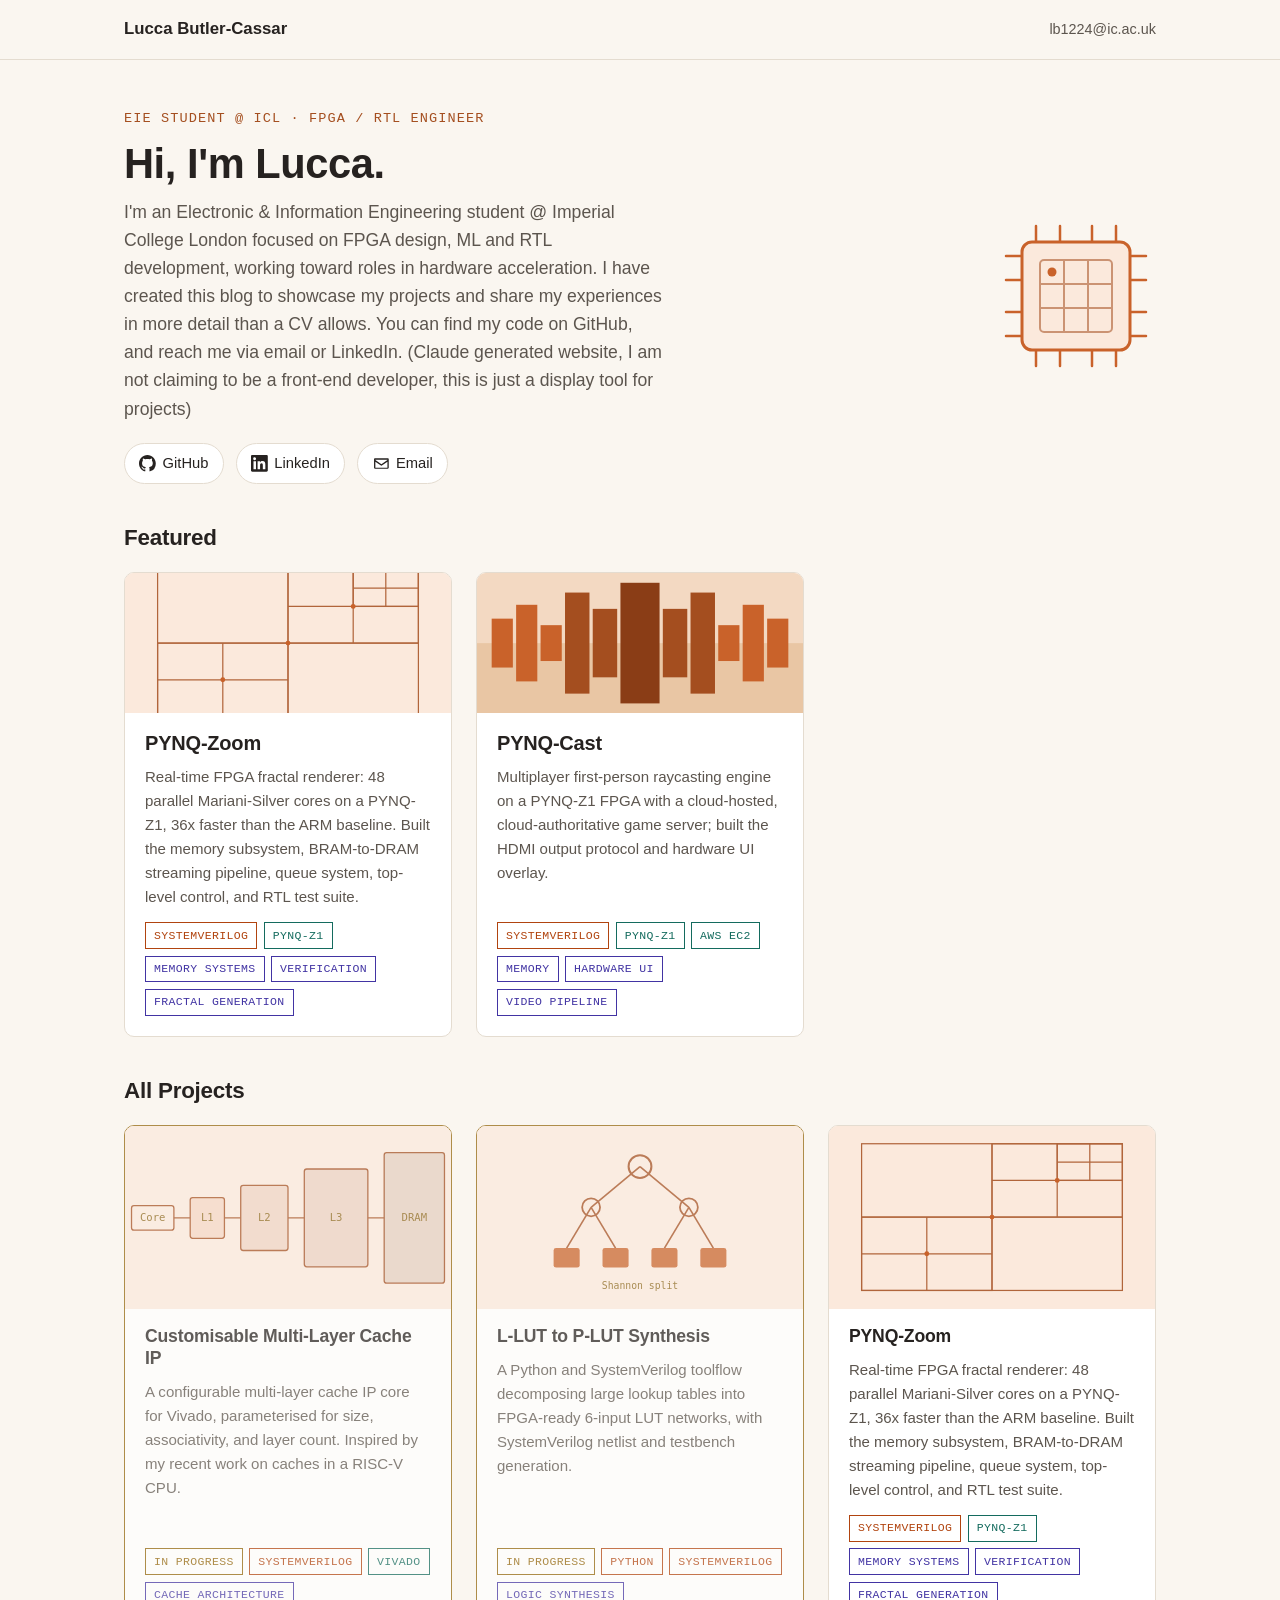
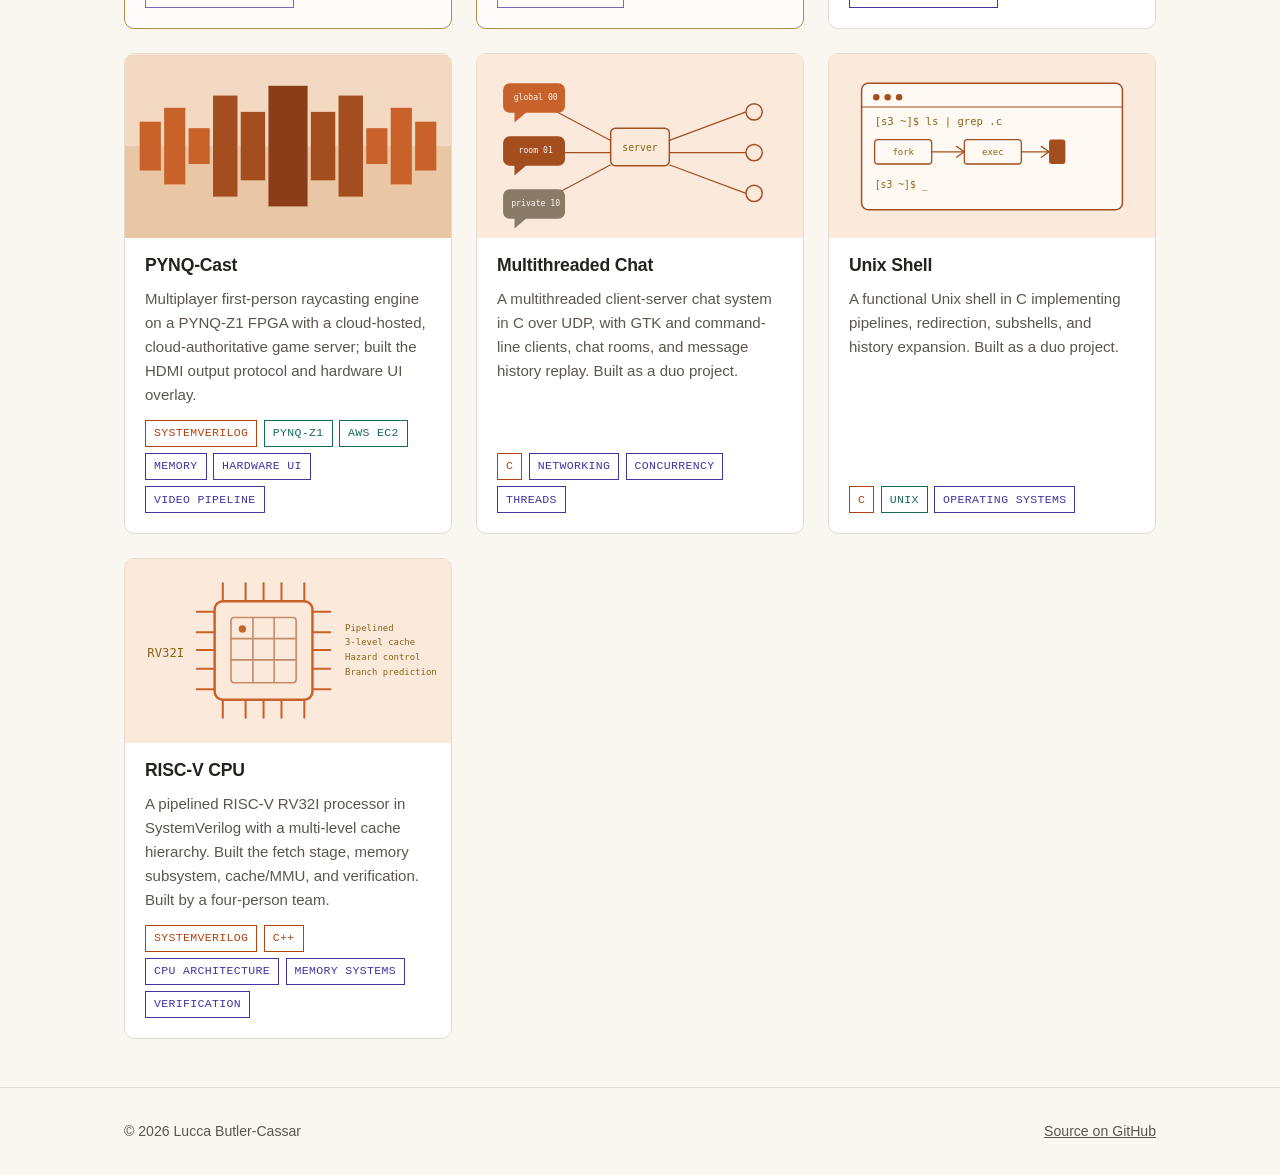
<file: index.html>
<!doctype html>
<html lang="en">
<head>
  <meta charset="UTF-8" />
  <meta name="viewport" content="width=device-width, initial-scale=1.0" />
  <title>Lucca Butler-Cassar - FPGA &amp; RTL Engineering Portfolio</title>
  <meta name="description" content="Portfolio of FPGA, RTL, and hardware acceleration projects by Lucca Butler-Cassar, an Electronic &amp; Information Engineering student." />
  <link rel="icon" href="assets/images/avatar-chip.svg" type="image/svg+xml" />
  <link rel="stylesheet" href="style.css" />
</head>
<body>
  <header class="site-header">
    <div class="container">
      <a class="site-header__brand" href="index.html">Lucca Butler-Cassar</a>
      <a class="breadcrumb" href="mailto:lb1224@ic.ac.uk">lb1224@ic.ac.uk</a>
    </div>
  </header>

  <main>
    <section class="hero container">
      <div class="hero__layout">
        <div class="hero__text">
          <p class="hero__eyebrow">EIE Student @ ICL · FPGA / RTL Engineer</p>
          <h1 class="hero__name">Hi, I'm Lucca.</h1>
          <p class="hero__role">
            I'm an Electronic &amp; Information Engineering student @ Imperial College London
            focused on FPGA design, ML and RTL development, working toward roles in hardware acceleration.
            I have created this blog to showcase my projects and share my experiences in more detail than a CV allows. You can find my code on GitHub, and reach me via email or LinkedIn.
            (Claude generated website, I am not claiming to be a front-end developer, this is just a display tool for projects)
          </p>
          <div class="hero__links">
            <a class="hero__link" href="https://github.com/lb1224-icl" target="_blank" rel="noopener noreferrer">
              <svg viewBox="0 0 16 16" aria-hidden="true" fill="currentColor"><path d="M8 0C3.58 0 0 3.58 0 8c0 3.54 2.29 6.53 5.47 7.59.4.07.55-.17.55-.38 0-.19-.01-.82-.01-1.49-2.01.37-2.53-.49-2.69-.94-.09-.23-.48-.94-.82-1.13-.28-.15-.68-.52-.01-.53.63-.01 1.08.58 1.23.82.72 1.21 1.87.87 2.33.66.07-.52.28-.87.51-1.07-1.78-.2-3.64-.89-3.64-3.95 0-.87.31-1.59.82-2.15-.08-.2-.36-1.02.08-2.12 0 0 .67-.21 2.2.82.64-.18 1.32-.27 2-.27.68 0 1.36.09 2 .27 1.53-1.04 2.2-.82 2.2-.82.44 1.1.16 1.92.08 2.12.51.56.82 1.27.82 2.15 0 3.07-1.87 3.75-3.65 3.95.29.25.54.73.54 1.48 0 1.07-.01 1.93-.01 2.2 0 .21.15.46.55.38A8.01 8.01 0 0 0 16 8c0-4.42-3.58-8-8-8Z"/></svg>
              GitHub
            </a>
            <a class="hero__link" href="https://www.linkedin.com/in/lucca-butler-cassar/" target="_blank" rel="noopener noreferrer">
              <svg viewBox="0 0 16 16" aria-hidden="true" fill="currentColor"><path d="M14.82 0H1.18C.53 0 0 .52 0 1.16v13.68C0 15.48.53 16 1.18 16h13.64c.65 0 1.18-.52 1.18-1.16V1.16C16 .52 15.47 0 14.82 0ZM4.75 13.63H2.38V6h2.37v7.63ZM3.56 4.96a1.38 1.38 0 1 1 0-2.75 1.38 1.38 0 0 1 0 2.75Zm10.07 8.67h-2.37V9.9c0-.87-.02-1.99-1.21-1.99-1.22 0-1.4.95-1.4 1.93v3.79H6.28V6h2.28v1.04h.03c.32-.6 1.09-1.22 2.24-1.22 2.4 0 2.84 1.58 2.84 3.63v4.18Z"/></svg>
              LinkedIn
            </a>
            <a class="hero__link" href="mailto:lb1224@ic.ac.uk">
              <svg viewBox="0 0 16 16" aria-hidden="true" fill="currentColor"><path d="M1.75 3h12.5c.41 0 .75.34.75.75v8.5c0 .41-.34.75-.75.75H1.75a.75.75 0 0 1-.75-.75v-8.5c0-.41.34-.75.75-.75Zm.5 1.5v.35l5.75 4.02 5.75-4.02V4.5H2.25Zm11.5 1.85-5.32 3.72a.75.75 0 0 1-.86 0L2.25 6.35v5.9h11.5v-5.9Z"/></svg>
              Email
            </a>
          </div>
        </div>
        <img class="hero__graphic" src="assets/images/avatar-chip.svg" alt="Abstract illustration of an FPGA chip package" width="160" height="160" />
      </div>
    </section>

    <section class="container" aria-labelledby="featured-heading">
      <h2 class="section-heading" id="featured-heading">Featured</h2>
      <div class="featured-grid">
        <!-- BUILD:FEATURED:START (generated by build.py from projects.json — do not edit by hand) -->
        <a class="project-card" href="projects/pynq-zoom.html">
          <div class="project-card__thumb">
            <img src="assets/images/thumb-fractal.svg" alt="Diagram of recursive quadrant subdivision used by the Mariani-Silver fractal algorithm" width="400" height="225" />
          </div>
          <div class="project-card__body">
            <h3 class="project-card__title">PYNQ-Zoom</h3>
            <p class="project-card__summary">
              Real-time FPGA fractal renderer: 48 parallel Mariani-Silver cores on a PYNQ-Z1, 36x faster than the ARM baseline. Built the memory subsystem, BRAM-to-DRAM streaming pipeline, queue system, top-level control, and RTL test suite.
            </p>
            <div class="tag-row">
              <span class="tag tag--lang">SystemVerilog</span>
              <span class="tag tag--platform">PYNQ-Z1</span>
              <span class="tag tag--domain">Memory Systems</span>
              <span class="tag tag--domain">Verification</span>
              <span class="tag tag--domain">Fractal Generation</span>
            </div>
          </div>
        </a>

        <a class="project-card" href="projects/pynq-cast.html">
          <div class="project-card__thumb">
            <img src="assets/images/thumb-pynqcast.svg" alt="Illustration of a raycasting-rendered frame with vertical wall slices" width="400" height="225" />
          </div>
          <div class="project-card__body">
            <h3 class="project-card__title">PYNQ-Cast</h3>
            <p class="project-card__summary">
              Multiplayer first-person raycasting engine on a PYNQ-Z1 FPGA with a cloud-hosted, cloud-authoritative game server; built the HDMI output protocol and hardware UI overlay.
            </p>
            <div class="tag-row">
              <span class="tag tag--lang">SystemVerilog</span>
              <span class="tag tag--platform">PYNQ-Z1</span>
              <span class="tag tag--platform">AWS EC2</span>
              <span class="tag tag--domain">Memory</span>
              <span class="tag tag--domain">Hardware UI</span>
              <span class="tag tag--domain">Video Pipeline</span>
            </div>
          </div>
        </a>
        <!-- BUILD:FEATURED:END -->
      </div>
    </section>

    <section class="container" aria-labelledby="projects-heading">
      <h2 class="section-heading" id="projects-heading">All Projects</h2>

      <div class="project-grid">
        <!-- BUILD:ALL:START (generated by build.py from projects.json — do not edit by hand) -->
        <a class="project-card project-card--in-progress" href="projects/cache-ip.html">
          <div class="project-card__thumb">
            <img src="assets/images/thumb-cache-ip.svg" alt="Diagram of a CPU core connected through a growing L1, L2, and L3 cache hierarchy to main memory" width="400" height="225" />
          </div>
          <div class="project-card__body">
            <h3 class="project-card__title">Customisable Multi-Layer Cache IP</h3>
            <p class="project-card__summary">
              A configurable multi-layer cache IP core for Vivado, parameterised for size, associativity, and layer count. Inspired by my recent work on caches in a RISC-V CPU.
            </p>
            <div class="tag-row">
              <span class="tag tag--status">In Progress</span>
              <span class="tag tag--lang">SystemVerilog</span>
              <span class="tag tag--platform">Vivado</span>
              <span class="tag tag--domain">Cache Architecture</span>
            </div>
          </div>
        </a>

        <a class="project-card project-card--in-progress" href="projects/lut-synthesis.html">
          <div class="project-card__thumb">
            <img src="assets/images/thumb-lut-synthesis.svg" alt="Icon of a binary decision tree representing Shannon decomposition of a truth table" width="400" height="225" />
          </div>
          <div class="project-card__body">
            <h3 class="project-card__title">L-LUT to P-LUT Synthesis</h3>
            <p class="project-card__summary">
              A Python and SystemVerilog toolflow decomposing large lookup tables into FPGA-ready 6-input LUT networks, with SystemVerilog netlist and testbench generation.
            </p>
            <div class="tag-row">
              <span class="tag tag--status">In Progress</span>
              <span class="tag tag--lang">Python</span>
              <span class="tag tag--lang">SystemVerilog</span>
              <span class="tag tag--domain">Logic Synthesis</span>
            </div>
          </div>
        </a>

        <a class="project-card" href="projects/pynq-zoom.html">
          <div class="project-card__thumb">
            <img src="assets/images/thumb-fractal.svg" alt="Diagram of recursive quadrant subdivision used by the Mariani-Silver fractal algorithm" width="400" height="225" />
          </div>
          <div class="project-card__body">
            <h3 class="project-card__title">PYNQ-Zoom</h3>
            <p class="project-card__summary">
              Real-time FPGA fractal renderer: 48 parallel Mariani-Silver cores on a PYNQ-Z1, 36x faster than the ARM baseline. Built the memory subsystem, BRAM-to-DRAM streaming pipeline, queue system, top-level control, and RTL test suite.
            </p>
            <div class="tag-row">
              <span class="tag tag--lang">SystemVerilog</span>
              <span class="tag tag--platform">PYNQ-Z1</span>
              <span class="tag tag--domain">Memory Systems</span>
              <span class="tag tag--domain">Verification</span>
              <span class="tag tag--domain">Fractal Generation</span>
            </div>
          </div>
        </a>

        <a class="project-card" href="projects/pynq-cast.html">
          <div class="project-card__thumb">
            <img src="assets/images/thumb-pynqcast.svg" alt="Illustration of a raycasting-rendered frame with vertical wall slices" width="400" height="225" />
          </div>
          <div class="project-card__body">
            <h3 class="project-card__title">PYNQ-Cast</h3>
            <p class="project-card__summary">
              Multiplayer first-person raycasting engine on a PYNQ-Z1 FPGA with a cloud-hosted, cloud-authoritative game server; built the HDMI output protocol and hardware UI overlay.
            </p>
            <div class="tag-row">
              <span class="tag tag--lang">SystemVerilog</span>
              <span class="tag tag--platform">PYNQ-Z1</span>
              <span class="tag tag--platform">AWS EC2</span>
              <span class="tag tag--domain">Memory</span>
              <span class="tag tag--domain">Hardware UI</span>
              <span class="tag tag--domain">Video Pipeline</span>
            </div>
          </div>
        </a>

        <a class="project-card" href="projects/multithreaded-chat.html">
          <div class="project-card__thumb">
            <img src="assets/images/thumb-chat.svg" alt="Diagram of a multithreaded chat server routing messages to global, room, and private channels" width="400" height="225" />
          </div>
          <div class="project-card__body">
            <h3 class="project-card__title">Multithreaded Chat</h3>
            <p class="project-card__summary">
              A multithreaded client-server chat system in C over UDP, with GTK and command-line clients, chat rooms, and message history replay. Built as a duo project.
            </p>
            <div class="tag-row">
              <span class="tag tag--lang">C</span>
              <span class="tag tag--domain">Networking</span>
              <span class="tag tag--domain">Concurrency</span>
              <span class="tag tag--domain">Threads</span>
            </div>
          </div>
        </a>

        <a class="project-card" href="projects/shell.html">
          <div class="project-card__thumb">
            <img src="assets/images/thumb-shell.svg" alt="Diagram of a terminal window showing a shell prompt, a piped command, and a fork/exec process tree" width="400" height="225" />
          </div>
          <div class="project-card__body">
            <h3 class="project-card__title">Unix Shell</h3>
            <p class="project-card__summary">
              A functional Unix shell in C implementing pipelines, redirection, subshells, and history expansion. Built as a duo project.
            </p>
            <div class="tag-row">
              <span class="tag tag--lang">C</span>
              <span class="tag tag--platform">Unix</span>
              <span class="tag tag--domain">Operating Systems</span>
            </div>
          </div>
        </a>

        <a class="project-card" href="projects/risc-v.html">
          <div class="project-card__thumb">
            <img src="assets/images/thumb-riscv.svg" alt="Abstract illustration of a CPU chip package with pins" width="400" height="225" />
          </div>
          <div class="project-card__body">
            <h3 class="project-card__title">RISC-V CPU</h3>
            <p class="project-card__summary">
              A pipelined RISC-V RV32I processor in SystemVerilog with a multi-level cache hierarchy. Built the fetch stage, memory subsystem, cache/MMU, and verification. Built by a four-person team.
            </p>
            <div class="tag-row">
              <span class="tag tag--lang">SystemVerilog</span>
              <span class="tag tag--lang">C++</span>
              <span class="tag tag--domain">CPU Architecture</span>
              <span class="tag tag--domain">Memory Systems</span>
              <span class="tag tag--domain">Verification</span>
            </div>
          </div>
        </a>
        <!-- BUILD:ALL:END -->
      </div>
    </section>
  </main>

  <footer class="site-footer">
    <div class="container">
      <span>&copy; 2026 Lucca Butler-Cassar</span>
      <span>
        <a href="https://github.com/lb1224-icl/portfolio" target="_blank" rel="noopener noreferrer">Source on GitHub</a>
      </span>
    </div>
  </footer>
</body>
</html>
</file>
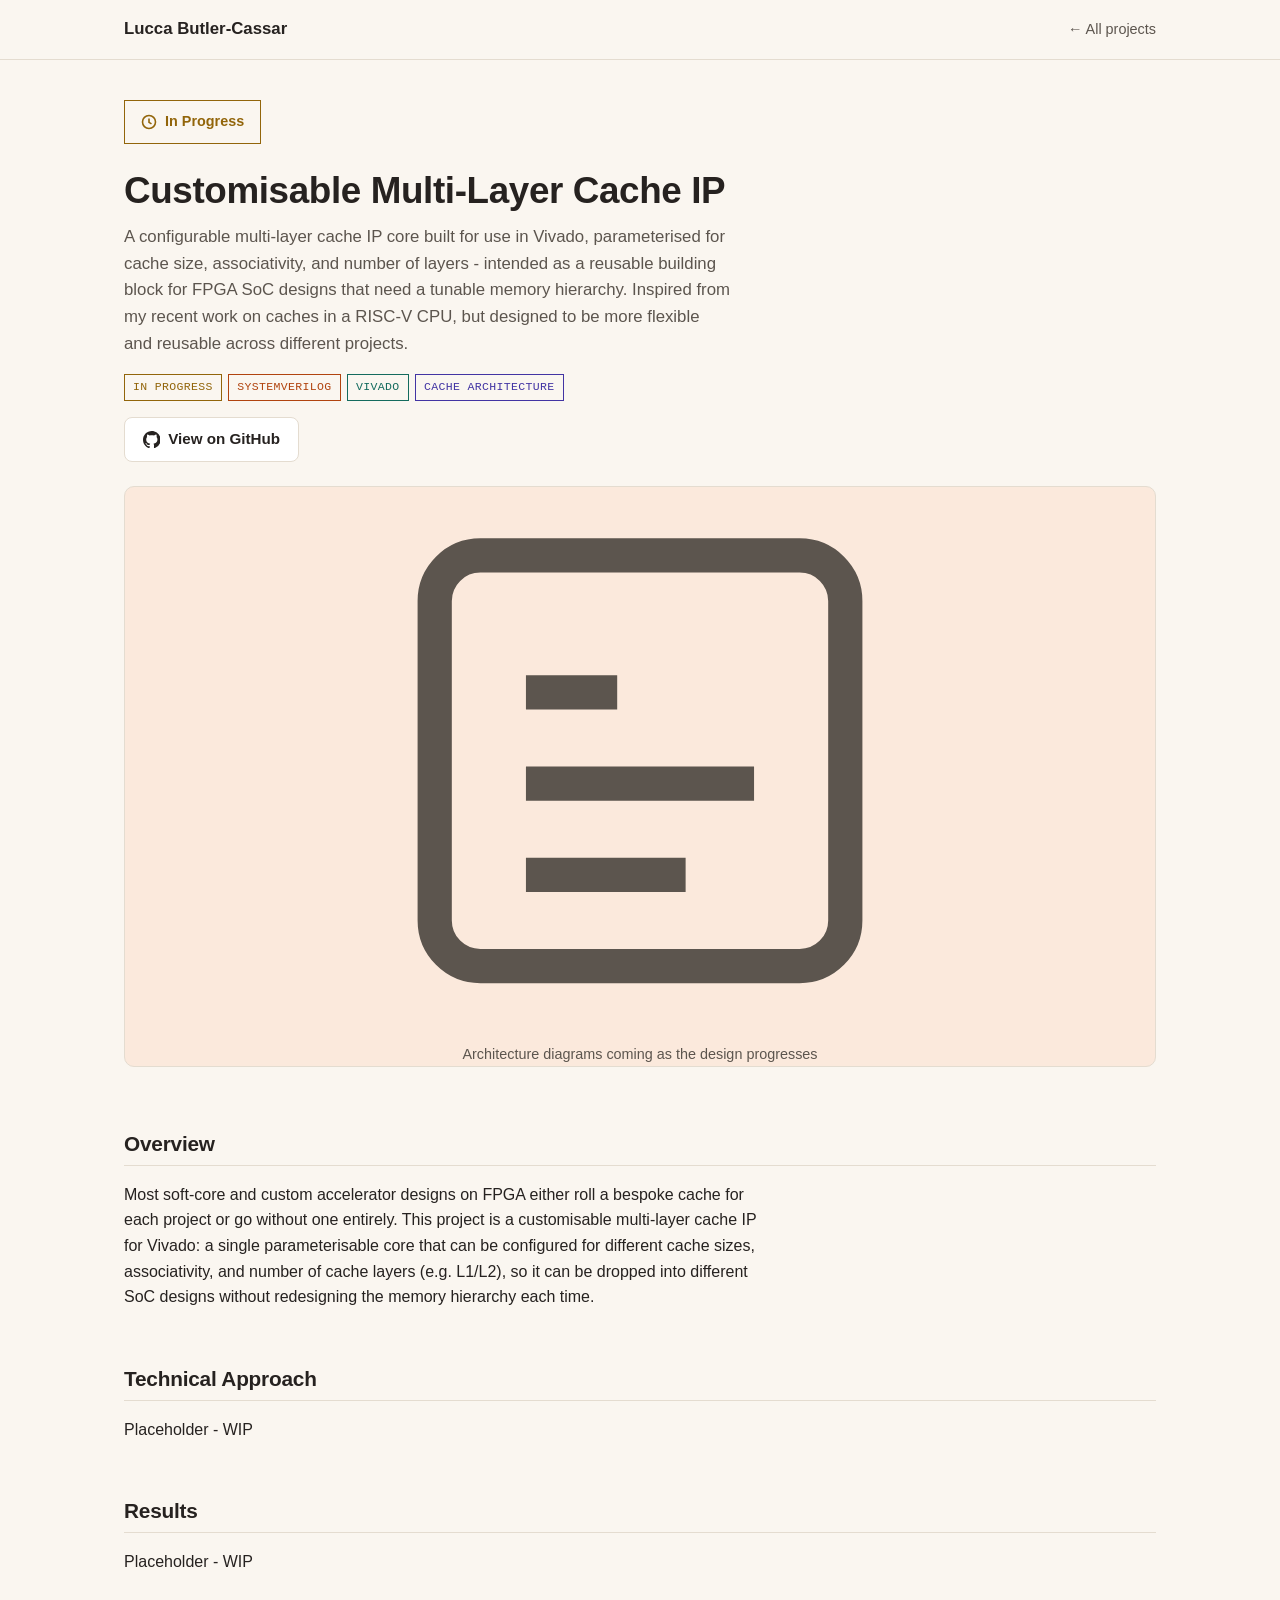
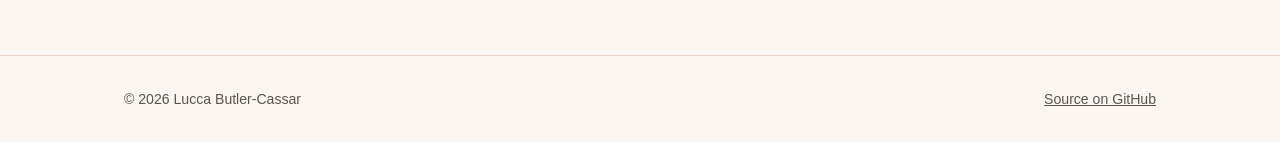
<file: projects/cache-ip.html>
<!doctype html>
<html lang="en">
<head>
  <meta charset="UTF-8" />
  <meta name="viewport" content="width=device-width, initial-scale=1.0" />
  <title>Customisable Multi-Layer Cache IP - Lucca Butler-Cassar</title>
  <meta name="description" content="A configurable multi-layer cache IP core for Vivado, parameterised for size, associativity, and layer count. In progress." />
  <link rel="icon" href="../assets/images/avatar-chip.svg" type="image/svg+xml" />
  <link rel="stylesheet" href="../style.css" />
</head>
<body>
  <header class="site-header">
    <div class="container">
      <a class="site-header__brand" href="../index.html">Lucca Butler-Cassar</a>
      <a class="breadcrumb" href="../index.html">&larr; All projects</a>
    </div>
  </header>

  <main>
    <section class="project-hero container">
      <span class="status-banner">
        <svg width="16" height="16" viewBox="0 0 16 16" aria-hidden="true" fill="none" stroke="currentColor" stroke-width="1.6"><circle cx="8" cy="8" r="6.5"/><path d="M8 4.5v3.8l2.5 1.6"/></svg>
        In Progress
      </span>
      <h1 class="project-hero__title">Customisable Multi-Layer Cache IP</h1>
      <p class="project-hero__summary">
        A configurable multi-layer cache IP core built for use in Vivado, parameterised for
        cache size, associativity, and number of layers - intended as a reusable building block
        for FPGA SoC designs that need a tunable memory hierarchy. Inspired from my recent work on caches
        in a RISC-V CPU, but designed to be more flexible and reusable across different projects.
      </p>
      <div class="tag-row">
        <span class="tag tag--status">In Progress</span>
        <span class="tag tag--lang">SystemVerilog</span>
        <span class="tag tag--platform">Vivado</span>
        <span class="tag tag--domain">Cache Architecture</span>
      </div>
      <div class="project-actions">
        <a class="btn btn--secondary" href="https://github.com/lb1224-icl/cache-ip" target="_blank" rel="noopener noreferrer">
          <svg viewBox="0 0 16 16" aria-hidden="true" fill="currentColor"><path d="M8 0C3.58 0 0 3.58 0 8c0 3.54 2.29 6.53 5.47 7.59.4.07.55-.17.55-.38 0-.19-.01-.82-.01-1.49-2.01.37-2.53-.49-2.69-.94-.09-.23-.48-.94-.82-1.13-.28-.15-.68-.52-.01-.53.63-.01 1.08.58 1.23.82.72 1.21 1.87.87 2.33.66.07-.52.28-.87.51-1.07-1.78-.2-3.64-.89-3.64-3.95 0-.87.31-1.59.82-2.15-.08-.2-.36-1.02.08-2.12 0 0 .67-.21 2.2.82.64-.18 1.32-.27 2-.27.68 0 1.36.09 2 .27 1.53-1.04 2.2-.82 2.2-.82.44 1.1.16 1.92.08 2.12.51.56.82 1.27.82 2.15 0 3.07-1.87 3.75-3.65 3.95.29.25.54.73.54 1.48 0 1.07-.01 1.93-.01 2.2 0 .21.15.46.55.38A8.01 8.01 0 0 0 16 8c0-4.42-3.58-8-8-8Z"/></svg>
          View on GitHub
        </a>
      </div>

      <div class="project-media project-media--placeholder" role="img" aria-label="Placeholder for architecture diagrams and simulation waveforms once the design progresses further">
        <svg width="64" height="64" viewBox="0 0 24 24" aria-hidden="true" fill="none" stroke="currentColor" stroke-width="1.5"><rect x="3" y="3" width="18" height="18" rx="2"/><path d="M7 9h4M7 13h10M7 17h7"/></svg>
        <span>Architecture diagrams coming as the design progresses</span>
      </div>
    </section>

    <section class="project-body container">
      <section aria-labelledby="overview-heading">
        <h2 id="overview-heading">Overview</h2>
        <p>
          Most soft-core and custom accelerator designs on FPGA either roll a bespoke cache for
          each project or go without one entirely. This project is a customisable multi-layer
          cache IP for Vivado: a single parameterisable core that can be configured for different
          cache sizes, associativity, and number of cache layers (e.g. L1/L2), so it can be
          dropped into different SoC designs without redesigning the memory hierarchy each time.
        </p>
      </section>

      <section aria-labelledby="approach-heading">
        <h2 id="approach-heading">Technical Approach</h2>
        <p>
          Placeholder - WIP
        </p>
      </section>

      <section aria-labelledby="results-heading">
        <h2 id="results-heading">Results</h2>
        <p>
          Placeholder - WIP
        </p>
      </section>
    </section>
  </main>

  <footer class="site-footer">
    <div class="container">
      <span>&copy; 2026 Lucca Butler-Cassar</span>
      <span><a href="https://github.com/lb1224-icl/portfolio" target="_blank" rel="noopener noreferrer">Source on GitHub</a></span>
    </div>
  </footer>
</body>
</html>
</file>
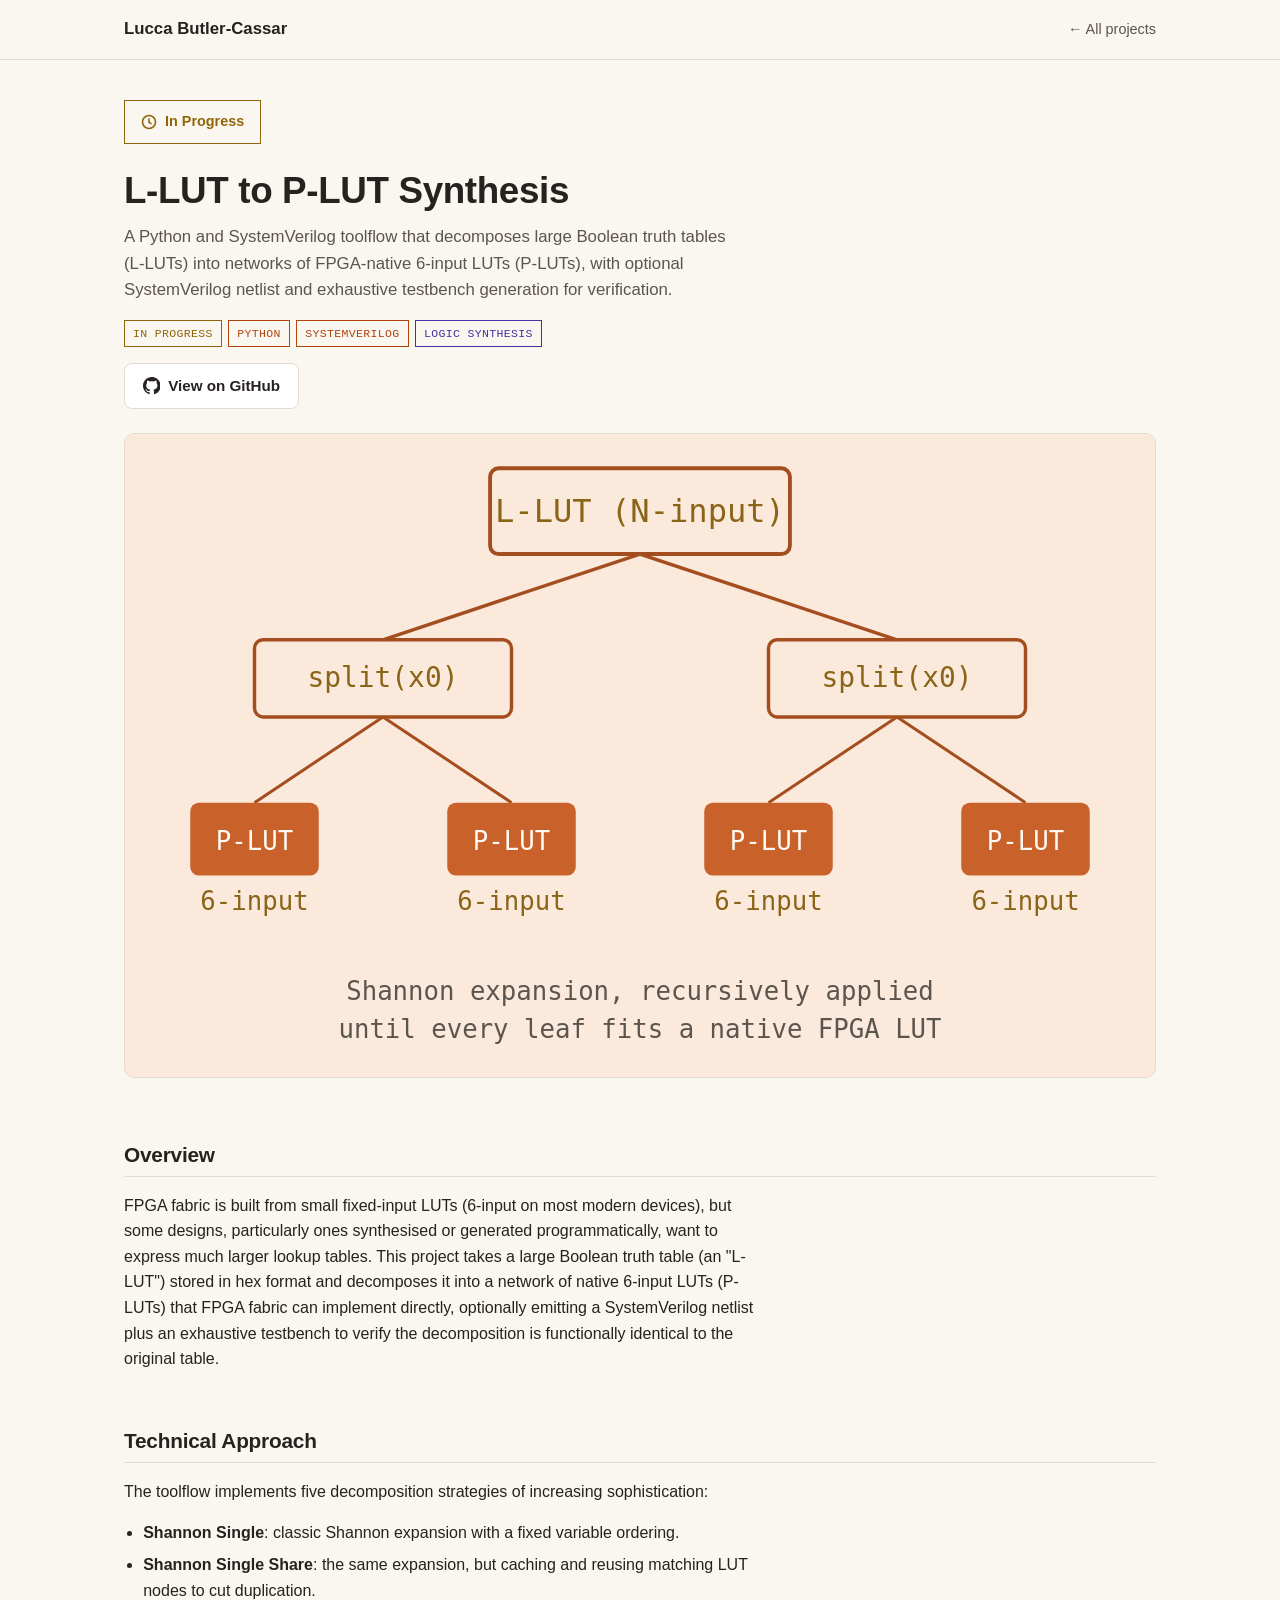
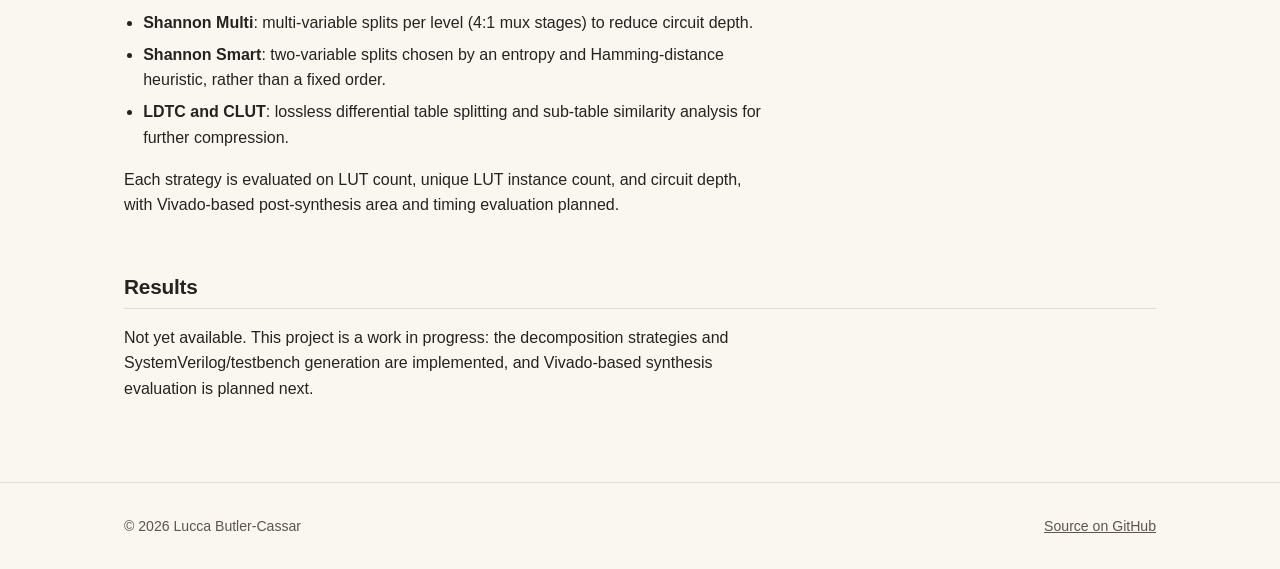
<file: projects/lut-synthesis.html>
<!doctype html>
<html lang="en">
<head>
  <meta charset="UTF-8" />
  <meta name="viewport" content="width=device-width, initial-scale=1.0" />
  <title>L-LUT to P-LUT Synthesis - Lucca Butler-Cassar</title>
  <meta name="description" content="A Python and SystemVerilog toolflow for decomposing large lookup tables into FPGA-ready 6-input LUT networks. Work in progress." />
  <link rel="icon" href="../assets/images/avatar-chip.svg" type="image/svg+xml" />
  <link rel="stylesheet" href="../style.css" />
</head>
<body>
  <header class="site-header">
    <div class="container">
      <a class="site-header__brand" href="../index.html">Lucca Butler-Cassar</a>
      <a class="breadcrumb" href="../index.html">&larr; All projects</a>
    </div>
  </header>

  <main>
    <section class="project-hero container">
      <span class="status-banner">
        <svg width="16" height="16" viewBox="0 0 16 16" aria-hidden="true" fill="none" stroke="currentColor" stroke-width="1.6"><circle cx="8" cy="8" r="6.5"/><path d="M8 4.5v3.8l2.5 1.6"/></svg>
        In Progress
      </span>
      <h1 class="project-hero__title">L-LUT to P-LUT Synthesis</h1>
      <p class="project-hero__summary">
        A Python and SystemVerilog toolflow that decomposes large Boolean truth tables (L-LUTs)
        into networks of FPGA-native 6-input LUTs (P-LUTs), with optional SystemVerilog netlist
        and exhaustive testbench generation for verification.
      </p>
      <div class="tag-row">
        <span class="tag tag--status">In Progress</span>
        <span class="tag tag--lang">Python</span>
        <span class="tag tag--lang">SystemVerilog</span>
        <span class="tag tag--domain">Logic Synthesis</span>
      </div>
      <div class="project-actions">
        <a class="btn btn--secondary" href="https://github.com/lb1224-icl/L-LUT-to-P-LUT-Synthesis" target="_blank" rel="noopener noreferrer">
          <svg viewBox="0 0 16 16" aria-hidden="true" fill="currentColor"><path d="M8 0C3.58 0 0 3.58 0 8c0 3.54 2.29 6.53 5.47 7.59.4.07.55-.17.55-.38 0-.19-.01-.82-.01-1.49-2.01.37-2.53-.49-2.69-.94-.09-.23-.48-.94-.82-1.13-.28-.15-.68-.52-.01-.53.63-.01 1.08.58 1.23.82.72 1.21 1.87.87 2.33.66.07-.52.28-.87.51-1.07-1.78-.2-3.64-.89-3.64-3.95 0-.87.31-1.59.82-2.15-.08-.2-.36-1.02.08-2.12 0 0 .67-.21 2.2.82.64-.18 1.32-.27 2-.27.68 0 1.36.09 2 .27 1.53-1.04 2.2-.82 2.2-.82.44 1.1.16 1.92.08 2.12.51.56.82 1.27.82 2.15 0 3.07-1.87 3.75-3.65 3.95.29.25.54.73.54 1.48 0 1.07-.01 1.93-.01 2.2 0 .21.15.46.55.38A8.01 8.01 0 0 0 16 8c0-4.42-3.58-8-8-8Z"/></svg>
          View on GitHub
        </a>
      </div>

      <div class="project-media project-media--icon">
        <img src="../assets/images/icon-lut-synthesis.svg" alt="Diagram of a large lookup table being recursively decomposed into an even tree of small 6-input LUT nodes" width="480" height="300" />
      </div>
    </section>

    <section class="project-body container">
      <section aria-labelledby="overview-heading">
        <h2 id="overview-heading">Overview</h2>
        <p>
          FPGA fabric is built from small fixed-input LUTs (6-input on most modern devices), but
          some designs, particularly ones synthesised or generated programmatically, want to
          express much larger lookup tables. This project takes a large Boolean truth table
          (an "L-LUT") stored in hex format and decomposes it into a network of native 6-input
          LUTs (P-LUTs) that FPGA fabric can implement directly, optionally emitting a
          SystemVerilog netlist plus an exhaustive testbench to verify the decomposition is
          functionally identical to the original table.
        </p>
      </section>

      <section aria-labelledby="approach-heading">
        <h2 id="approach-heading">Technical Approach</h2>
        <p>
          The toolflow implements five decomposition strategies of increasing sophistication:
        </p>
        <ul>
          <li><strong>Shannon Single</strong>: classic Shannon expansion with a fixed variable ordering.</li>
          <li><strong>Shannon Single Share</strong>: the same expansion, but caching and reusing matching LUT nodes to cut duplication.</li>
          <li><strong>Shannon Multi</strong>: multi-variable splits per level (4:1 mux stages) to reduce circuit depth.</li>
          <li><strong>Shannon Smart</strong>: two-variable splits chosen by an entropy and Hamming-distance heuristic, rather than a fixed order.</li>
          <li><strong>LDTC and CLUT</strong>: lossless differential table splitting and sub-table similarity analysis for further compression.</li>
        </ul>
        <p>
          Each strategy is evaluated on LUT count, unique LUT instance count, and circuit depth,
          with Vivado-based post-synthesis area and timing evaluation planned.
        </p>
      </section>

      <section aria-labelledby="results-heading">
        <h2 id="results-heading">Results</h2>
        <p>
          Not yet available. This project is a work in progress: the decomposition strategies and
          SystemVerilog/testbench generation are implemented, and Vivado-based synthesis
          evaluation is planned next.
        </p>
      </section>
    </section>
  </main>

  <footer class="site-footer">
    <div class="container">
      <span>&copy; 2026 Lucca Butler-Cassar</span>
      <span><a href="https://github.com/lb1224-icl/portfolio" target="_blank" rel="noopener noreferrer">Source on GitHub</a></span>
    </div>
  </footer>
</body>
</html>
</file>
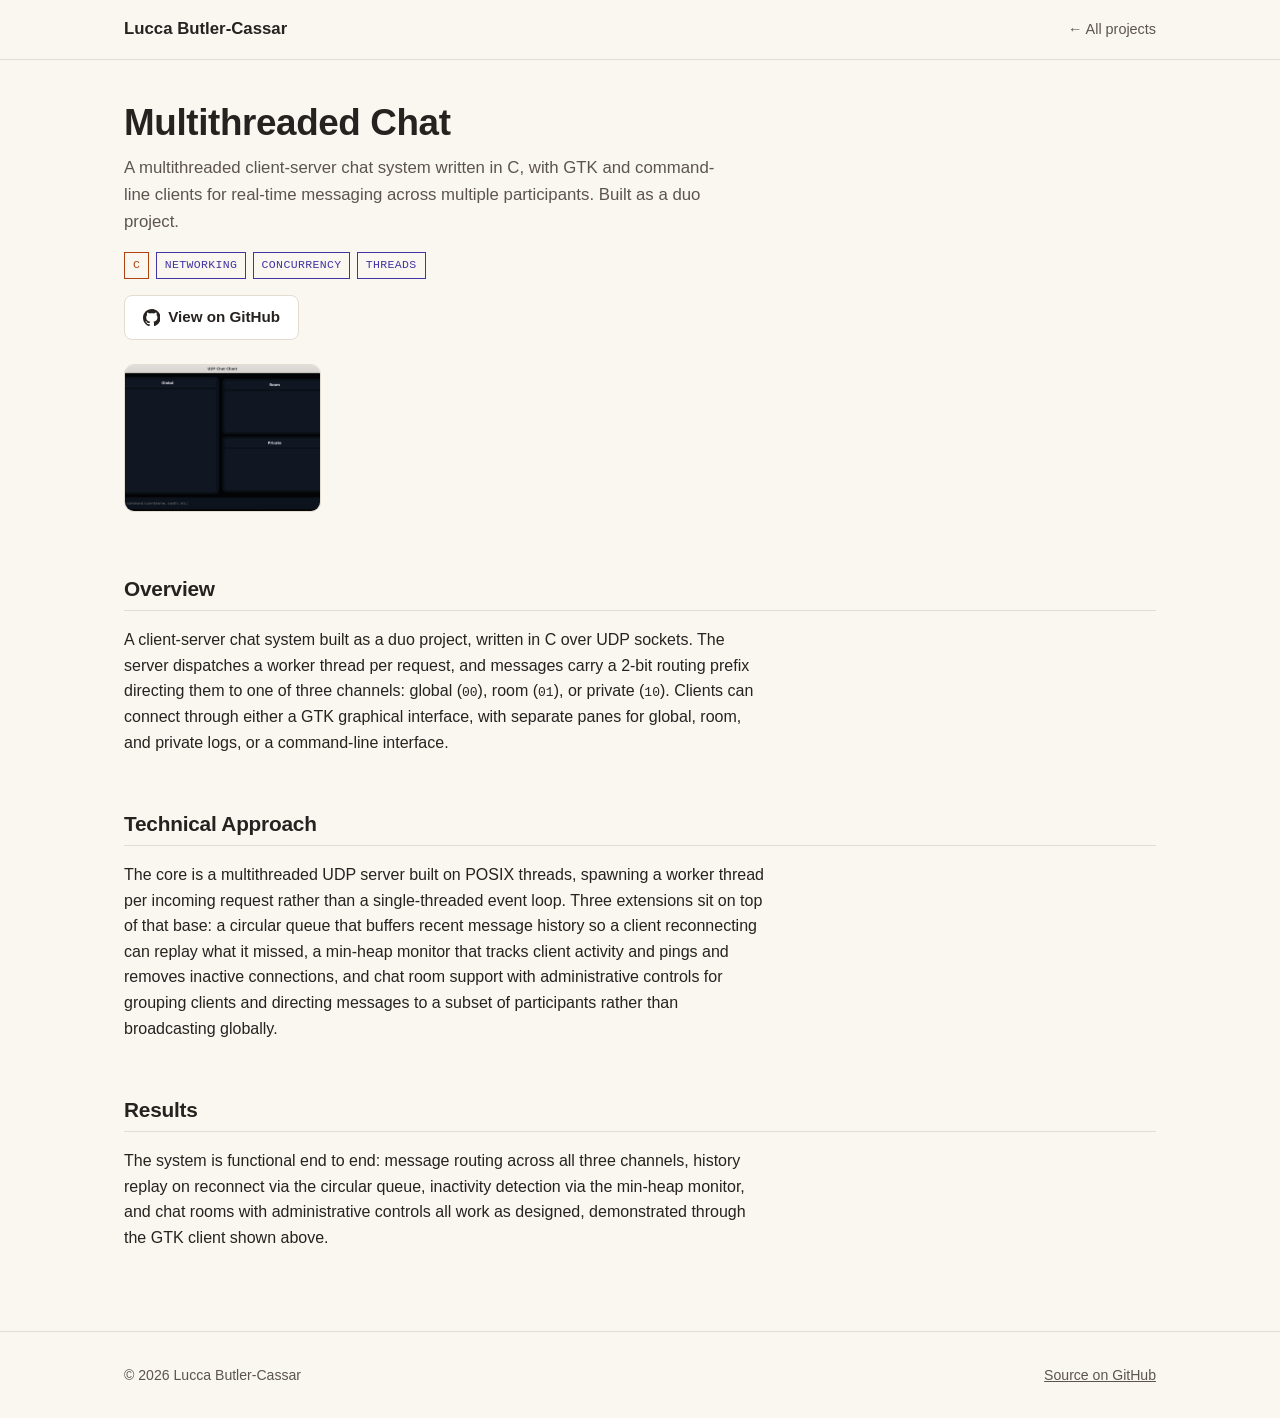
<file: projects/multithreaded-chat.html>
<!doctype html>
<html lang="en">
<head>
  <meta charset="UTF-8" />
  <meta name="viewport" content="width=device-width, initial-scale=1.0" />
  <title>Multithreaded Chat - Lucca Butler-Cassar</title>
  <meta name="description" content="A multithreaded client-server chat system in C, with GTK and command-line clients, chat rooms, and message history replay." />
  <link rel="icon" href="../assets/images/avatar-chip.svg" type="image/svg+xml" />
  <link rel="stylesheet" href="../style.css" />
  <script src="../assets/gallery.js" defer></script>
</head>
<body>
  <header class="site-header">
    <div class="container">
      <a class="site-header__brand" href="../index.html">Lucca Butler-Cassar</a>
      <a class="breadcrumb" href="../index.html">&larr; All projects</a>
    </div>
  </header>

  <main>
    <section class="project-hero container">
      <h1 class="project-hero__title">Multithreaded Chat</h1>
      <p class="project-hero__summary">
        A multithreaded client-server chat system written in C, with GTK and command-line
        clients for real-time messaging across multiple participants. Built as a duo project.
      </p>
      <div class="tag-row">
        <span class="tag tag--lang">C</span>
        <span class="tag tag--domain">Networking</span>
        <span class="tag tag--domain">Concurrency</span>
        <span class="tag tag--domain">Threads</span>
      </div>
      <div class="project-actions">
        <a class="btn btn--secondary" href="https://github.com/lb1224-icl/Multithreaded-Chat" target="_blank" rel="noopener noreferrer">
          <svg viewBox="0 0 16 16" aria-hidden="true" fill="currentColor"><path d="M8 0C3.58 0 0 3.58 0 8c0 3.54 2.29 6.53 5.47 7.59.4.07.55-.17.55-.38 0-.19-.01-.82-.01-1.49-2.01.37-2.53-.49-2.69-.94-.09-.23-.48-.94-.82-1.13-.28-.15-.68-.52-.01-.53.63-.01 1.08.58 1.23.82.72 1.21 1.87.87 2.33.66.07-.52.28-.87.51-1.07-1.78-.2-3.64-.89-3.64-3.95 0-.87.31-1.59.82-2.15-.08-.2-.36-1.02.08-2.12 0 0 .67-.21 2.2.82.64-.18 1.32-.27 2-.27.68 0 1.36.09 2 .27 1.53-1.04 2.2-.82 2.2-.82.44 1.1.16 1.92.08 2.12.51.56.82 1.27.82 2.15 0 3.07-1.87 3.75-3.65 3.95.29.25.54.73.54 1.48 0 1.07-.01 1.93-.01 2.2 0 .21.15.46.55.38A8.01 8.01 0 0 0 16 8c0-4.42-3.58-8-8-8Z"/></svg>
          View on GitHub
        </a>
      </div>

      <div class="gallery">
        <div class="gallery-grid">
          <button class="gallery-grid__item" type="button" data-caption="GTK client showing global, room, and private message panes">
            <img src="../assets/images/multithreaded_chat/Preview.png" alt="Preview of the GTK chat client with separate panes for global, room, and private messages" loading="lazy" />
          </button>
        </div>
      </div>
    </section>

    <section class="project-body container">
      <section aria-labelledby="overview-heading">
        <h2 id="overview-heading">Overview</h2>
        <p>
          A client-server chat system built as a duo project, written in C
          over UDP sockets. The server dispatches a worker thread per request, and messages carry
          a 2-bit routing prefix directing them to one of three channels: global (<code>00</code>),
          room (<code>01</code>), or private (<code>10</code>). Clients can connect through either
          a GTK graphical interface, with separate panes for global, room, and private logs, or a
          command-line interface.
        </p>
      </section>

      <section aria-labelledby="approach-heading">
        <h2 id="approach-heading">Technical Approach</h2>
        <p>
          The core is a multithreaded UDP server built on POSIX threads, spawning a worker thread
          per incoming request rather than a single-threaded event loop. Three extensions sit on
          top of that base: a circular queue that buffers recent message history so a client
          reconnecting can replay what it missed, a min-heap monitor that tracks client activity
          and pings and removes inactive connections, and chat room support with administrative
          controls for grouping clients and directing messages to a subset of participants rather
          than broadcasting globally.
        </p>
      </section>

      <section aria-labelledby="results-heading">
        <h2 id="results-heading">Results</h2>
        <p>
          The system is functional end to end: message routing across all three channels, history
          replay on reconnect via the circular queue, inactivity detection via the min-heap
          monitor, and chat rooms with administrative controls all work as designed, demonstrated
          through the GTK client shown above.
        </p>
      </section>
    </section>
  </main>

  <footer class="site-footer">
    <div class="container">
      <span>&copy; 2026 Lucca Butler-Cassar</span>
      <span><a href="https://github.com/lb1224-icl/portfolio" target="_blank" rel="noopener noreferrer">Source on GitHub</a></span>
    </div>
  </footer>
</body>
</html>
</file>
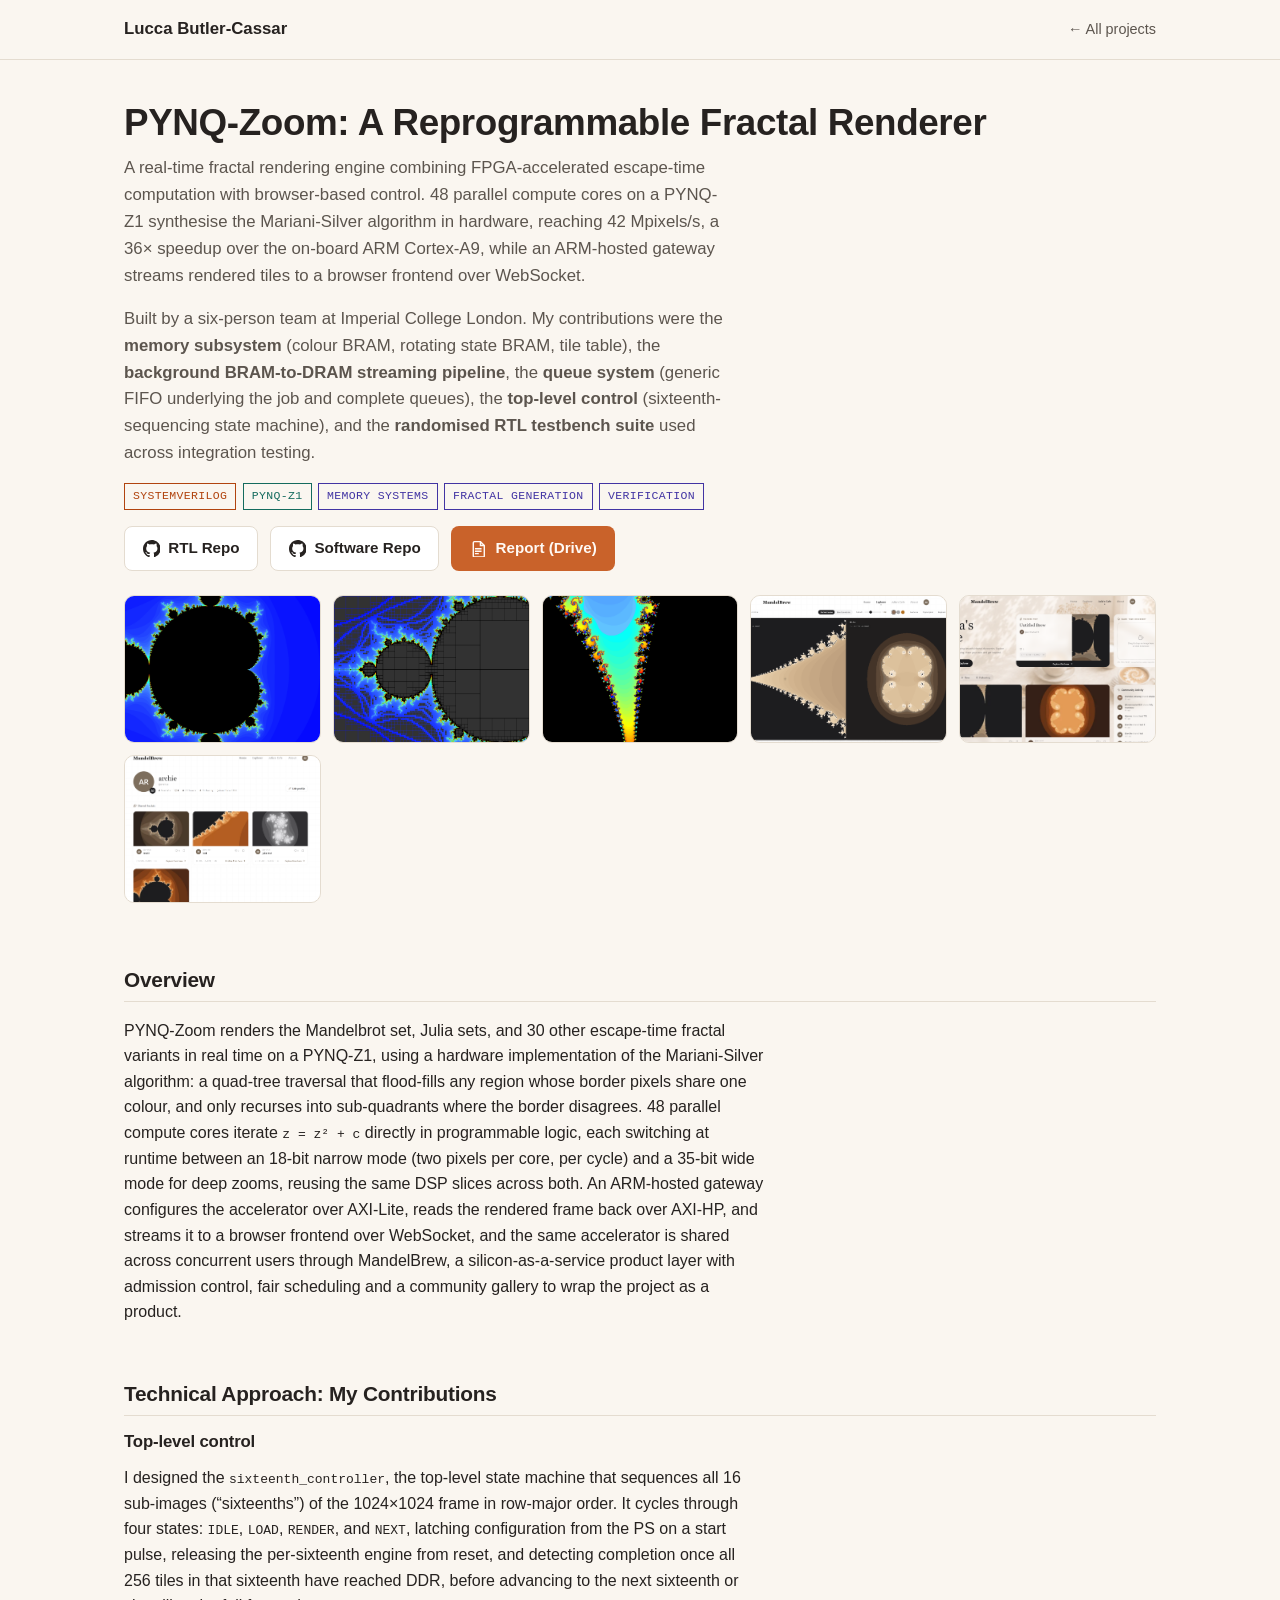
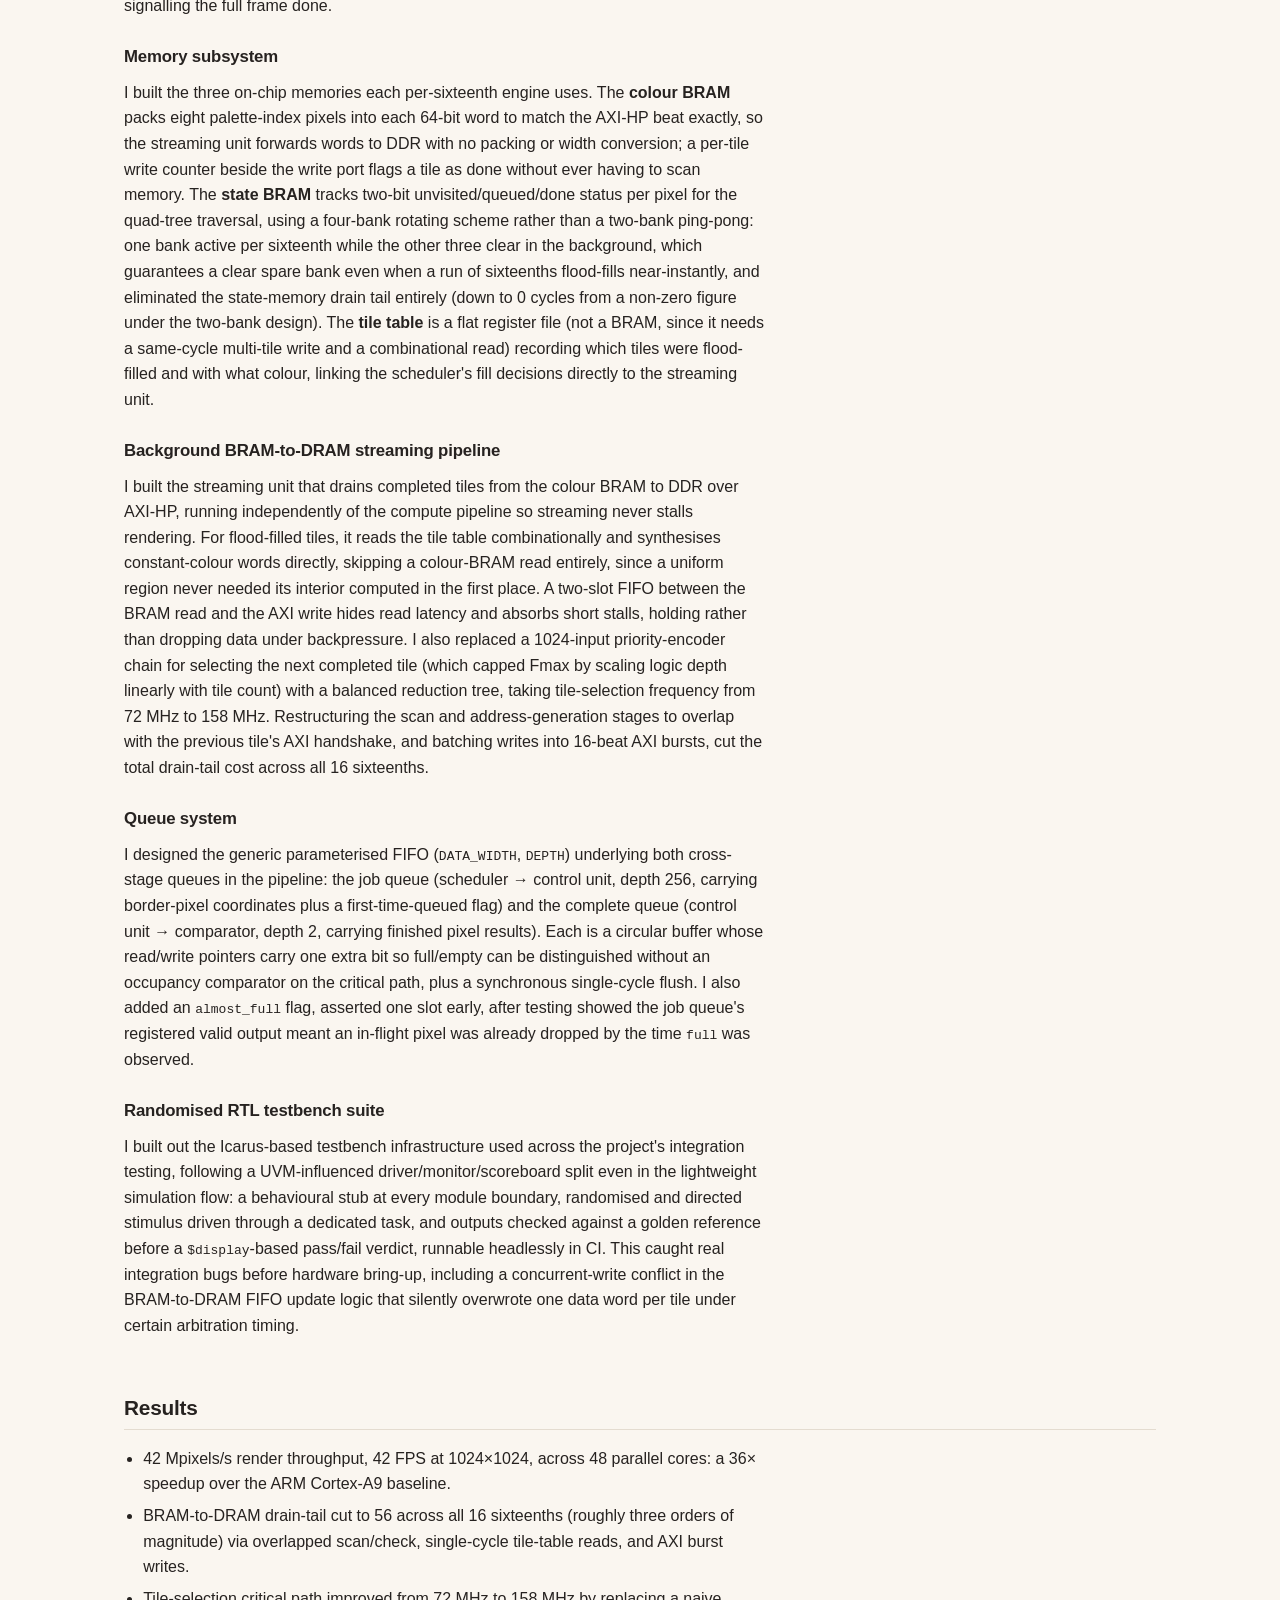
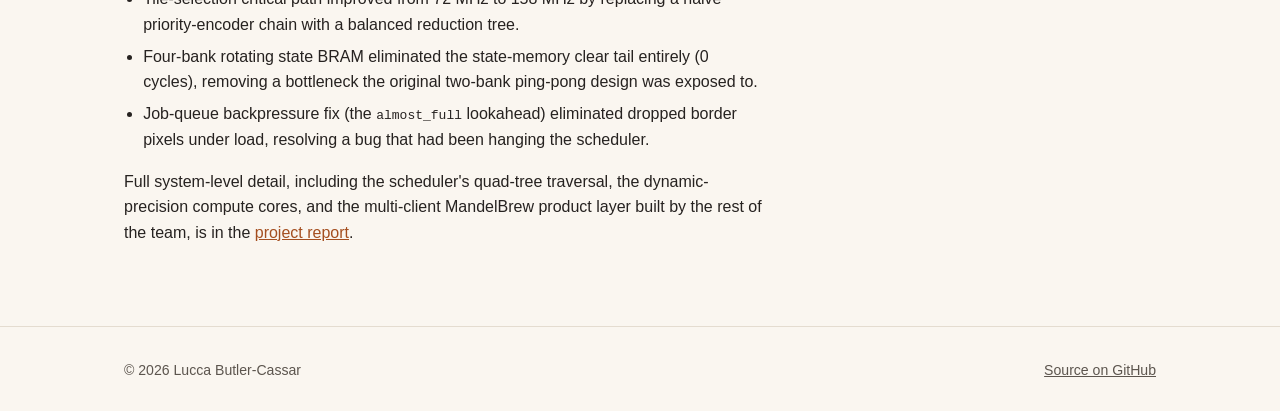
<file: projects/pynq-zoom.html>
<!doctype html>
<html lang="en">
<head>
  <meta charset="UTF-8" />
  <meta name="viewport" content="width=device-width, initial-scale=1.0" />
  <title>PYNQ-Zoom - Lucca Butler-Cassar</title>
  <meta name="description" content="Real-time FPGA-accelerated fractal renderer on a PYNQ-Z1: 48 parallel Mariani-Silver cores, 36x faster than an ARM Cortex-A9 baseline." />
  <link rel="icon" href="../assets/images/avatar-chip.svg" type="image/svg+xml" />
  <link rel="stylesheet" href="../style.css" />
  <script src="../assets/gallery.js" defer></script>
</head>
<body>
  <header class="site-header">
    <div class="container">
      <a class="site-header__brand" href="../index.html">Lucca Butler-Cassar</a>
      <a class="breadcrumb" href="../index.html">&larr; All projects</a>
    </div>
  </header>

  <main>
    <section class="project-hero container">
      <h1 class="project-hero__title">PYNQ-Zoom: A Reprogrammable Fractal Renderer</h1>
      <p class="project-hero__summary">
        A real-time fractal rendering engine combining FPGA-accelerated escape-time computation
        with browser-based control. 48 parallel compute cores on a PYNQ-Z1 synthesise the
        Mariani-Silver algorithm in hardware, reaching 42 Mpixels/s, a 36&times; speedup over
        the on-board ARM Cortex-A9, while an ARM-hosted gateway streams rendered tiles to a
        browser frontend over WebSocket.
      </p>
      <p class="project-hero__summary">
        Built by a six-person team at Imperial College London. My contributions were the
        <strong>memory subsystem</strong> (colour BRAM, rotating state BRAM, tile table), the
        <strong>background BRAM-to-DRAM streaming pipeline</strong>, the
        <strong>queue system</strong> (generic FIFO underlying the job and complete queues), the
        <strong>top-level control</strong> (sixteenth-sequencing state machine), and the
        <strong>randomised RTL testbench suite</strong> used across integration testing.
      </p>
      <div class="tag-row">
        <span class="tag tag--lang">SystemVerilog</span>
        <span class="tag tag--platform">PYNQ-Z1</span>
        <span class="tag tag--domain">Memory Systems</span>
        <span class="tag tag--domain">Fractal Generation</span>
        <span class="tag tag--domain">Verification</span>
      </div>
      <div class="project-actions">
        <a class="btn btn--secondary" href="https://github.com/PYNQPANTHERS/fractal-accelerator-rtl" target="_blank" rel="noopener noreferrer">
          <svg viewBox="0 0 16 16" aria-hidden="true" fill="currentColor"><path d="M8 0C3.58 0 0 3.58 0 8c0 3.54 2.29 6.53 5.47 7.59.4.07.55-.17.55-.38 0-.19-.01-.82-.01-1.49-2.01.37-2.53-.49-2.69-.94-.09-.23-.48-.94-.82-1.13-.28-.15-.68-.52-.01-.53.63-.01 1.08.58 1.23.82.72 1.21 1.87.87 2.33.66.07-.52.28-.87.51-1.07-1.78-.2-3.64-.89-3.64-3.95 0-.87.31-1.59.82-2.15-.08-.2-.36-1.02.08-2.12 0 0 .67-.21 2.2.82.64-.18 1.32-.27 2-.27.68 0 1.36.09 2 .27 1.53-1.04 2.2-.82 2.2-.82.44 1.1.16 1.92.08 2.12.51.56.82 1.27.82 2.15 0 3.07-1.87 3.75-3.65 3.95.29.25.54.73.54 1.48 0 1.07-.01 1.93-.01 2.2 0 .21.15.46.55.38A8.01 8.01 0 0 0 16 8c0-4.42-3.58-8-8-8Z"/></svg>
          RTL Repo
        </a>
        <a class="btn btn--secondary" href="https://github.com/PYNQPANTHERS/fractal-accelerator-sw" target="_blank" rel="noopener noreferrer">
          <svg viewBox="0 0 16 16" aria-hidden="true" fill="currentColor"><path d="M8 0C3.58 0 0 3.58 0 8c0 3.54 2.29 6.53 5.47 7.59.4.07.55-.17.55-.38 0-.19-.01-.82-.01-1.49-2.01.37-2.53-.49-2.69-.94-.09-.23-.48-.94-.82-1.13-.28-.15-.68-.52-.01-.53.63-.01 1.08.58 1.23.82.72 1.21 1.87.87 2.33.66.07-.52.28-.87.51-1.07-1.78-.2-3.64-.89-3.64-3.95 0-.87.31-1.59.82-2.15-.08-.2-.36-1.02.08-2.12 0 0 .67-.21 2.2.82.64-.18 1.32-.27 2-.27.68 0 1.36.09 2 .27 1.53-1.04 2.2-.82 2.2-.82.44 1.1.16 1.92.08 2.12.51.56.82 1.27.82 2.15 0 3.07-1.87 3.75-3.65 3.95.29.25.54.73.54 1.48 0 1.07-.01 1.93-.01 2.2 0 .21.15.46.55.38A8.01 8.01 0 0 0 16 8c0-4.42-3.58-8-8-8Z"/></svg>
          Software Repo
        </a>
         <a class="btn btn--primary" href="https://drive.google.com/file/d/1Rq1hemTi1CyFRoaJJv2h0GxPgn2qj27y/view?usp=sharing" target="_blank" rel="noopener noreferrer">
          <svg viewBox="0 0 16 16" aria-hidden="true" fill="none" stroke="currentColor" stroke-width="1.3"><path d="M4 1.5h5.5L13 5v9.5a1 1 0 0 1-1 1H4a1 1 0 0 1-1-1v-12a1 1 0 0 1 1-1Z"/><path d="M9.5 1.5V5H13"/><path d="M4.5 8h6M4.5 10.2h6M4.5 12.4h3.5"/></svg>
          Report (Drive)
        </a>
      </div>

      <div class="gallery">
        <div class="gallery-grid">
          <button class="gallery-grid__item" type="button" data-caption="Full 1024x1024 render output">
            <img src="../assets/images/pynq-zoom/top_full_image.png" alt="Full 1024x1024 fractal render produced by PYNQ-Zoom" loading="lazy" />
          </button>
          <button class="gallery-grid__item" type="button" data-caption="Low-iteration render showing the quad-tree traversal">
            <img src="../assets/images/pynq-zoom/low_iter_dual.png" alt="Low iteration count fractal render using the dual-engine configuration" loading="lazy" />
          </button>
          <button class="gallery-grid__item" type="button" data-caption="Golden reference render created by testbench">
            <img src="../assets/images/pynq-zoom/visualise_golden.png" alt="Testbench visualise.py reconstruction of the colour BRAM contents compared against the golden reference render" loading="lazy" />
          </button>
          <button class="gallery-grid__item" type="button" data-caption="MandelBrew dual-pane Explorer: Mandelbrot driving a live Julia set">
            <img src="../assets/images/pynq-zoom/mandelbrew_dualpane.png" alt="MandelBrew dual-pane Explorer showing a Mandelbrot view driving a live Julia set view" loading="lazy" />
          </button>
          <button class="gallery-grid__item" type="button" data-caption="MandelBrew community page, Julia's Cafe">
            <img src="../assets/images/pynq-zoom/mandelbrew_communitypage.png" alt="MandelBrew community page, Julia's Cafe, showing shared fractal explorations" loading="lazy" />
          </button>
          <button class="gallery-grid__item" type="button" data-caption="MandelBrew creator profile page">
            <img src="../assets/images/pynq-zoom/mandelbrew_userpage.png" alt="MandelBrew creator profile page showing a user's published fractal views" loading="lazy" />
          </button>
        </div>
      </div>
    </section>

    <section class="project-body container">
      <section aria-labelledby="overview-heading">
        <h2 id="overview-heading">Overview</h2>
        <p>
          PYNQ-Zoom renders the Mandelbrot set, Julia sets, and 30 other escape-time fractal
          variants in real time on a PYNQ-Z1, using a hardware implementation of the
          Mariani-Silver algorithm: a quad-tree traversal that flood-fills any region whose border
          pixels share one colour, and only recurses into sub-quadrants where the border
          disagrees. 48 parallel compute cores iterate <code>z = z&sup2; + c</code> directly in
          programmable logic, each switching at runtime between an 18-bit narrow mode (two pixels
          per core, per cycle) and a 35-bit wide mode for deep zooms, reusing the same DSP
          slices across both. An ARM-hosted gateway configures the accelerator over AXI-Lite,
          reads the rendered frame back over AXI-HP, and streams it to a browser frontend over
          WebSocket, and the same accelerator is shared across concurrent users through
          MandelBrew, a silicon-as-a-service product layer with admission control, fair
          scheduling and a community gallery to wrap the project as a product.
        </p>
      </section>

      <section aria-labelledby="approach-heading">
        <h2 id="approach-heading">Technical Approach: My Contributions</h2>

        <h3>Top-level control</h3>
        <p>
          I designed the <code>sixteenth_controller</code>, the top-level state machine that
          sequences all 16 sub-images (&ldquo;sixteenths&rdquo;) of the 1024&times;1024 frame in
          row-major order. It cycles through four states: <code>IDLE</code>,
          <code>LOAD</code>, <code>RENDER</code>, and <code>NEXT</code>, latching
          configuration from the PS on a start pulse, releasing the per-sixteenth engine from
          reset, and detecting completion once all 256 tiles in that sixteenth have reached DDR,
          before advancing to the next sixteenth or signalling the full frame done.
        </p>

        <h3>Memory subsystem</h3>
        <p>
          I built the three on-chip memories each per-sixteenth engine uses. The
          <strong>colour BRAM</strong> packs eight palette-index pixels into each 64-bit word to
          match the AXI-HP beat exactly, so the streaming unit forwards words to DDR with no
          packing or width conversion; a per-tile write counter beside the write port flags a tile
          as done without ever having to scan memory. The <strong>state BRAM</strong> tracks
          two-bit unvisited/queued/done status per pixel for the quad-tree traversal, using a
          four-bank rotating scheme rather than a two-bank ping-pong: one bank active per
          sixteenth while the other three clear in the background, which guarantees a clear
          spare bank even when a run of sixteenths flood-fills near-instantly, and eliminated the
          state-memory drain tail entirely (down to 0 cycles from a non-zero figure under the
          two-bank design). The <strong>tile table</strong> is a flat register file (not a BRAM,
          since it needs a same-cycle multi-tile write and a combinational read) recording which
          tiles were flood-filled and with what colour, linking the scheduler's fill decisions
          directly to the streaming unit.
        </p>

        <h3>Background BRAM-to-DRAM streaming pipeline</h3>
        <p>
          I built the streaming unit that drains completed tiles from the colour BRAM to DDR over
          AXI-HP, running independently of the compute pipeline so streaming never stalls
          rendering. For flood-filled tiles, it reads the tile table combinationally and
          synthesises constant-colour words directly, skipping a colour-BRAM read
          entirely, since a uniform region never needed its interior computed in the first place.
          A two-slot FIFO between the BRAM read and the AXI write hides read latency and absorbs
          short stalls, holding rather than dropping data under backpressure. I also replaced a
          1024-input priority-encoder chain for selecting the next completed tile (which capped
          Fmax by scaling logic depth linearly with tile count) with a balanced reduction tree,
          taking tile-selection frequency from 72&nbsp;MHz to 158&nbsp;MHz. Restructuring the scan
          and address-generation stages to overlap with the previous tile's AXI handshake, and
          batching writes into 16-beat AXI bursts, cut the total drain-tail cost across all 16
          sixteenths.
        </p>

        <h3>Queue system</h3>
        <p>
          I designed the generic parameterised FIFO (<code>DATA_WIDTH</code>,
          <code>DEPTH</code>) underlying both cross-stage queues in the pipeline: the job queue
          (scheduler &rarr; control unit, depth 256, carrying border-pixel coordinates plus a
          first-time-queued flag) and the complete queue (control unit &rarr; comparator, depth
          2, carrying finished pixel results). Each is a circular buffer whose read/write pointers
          carry one extra bit so full/empty can be distinguished without an occupancy comparator
          on the critical path, plus a synchronous single-cycle flush. I also added an
          <code>almost_full</code> flag, asserted one slot early, after testing showed the
          job queue's registered valid output meant an in-flight pixel was already
          dropped by the time <code>full</code> was observed.
        </p>

        <h3>Randomised RTL testbench suite</h3>
        <p>
          I built out the Icarus-based testbench infrastructure used across the
          project's integration testing, following a UVM-influenced driver/monitor/scoreboard
          split even in the lightweight simulation flow: a behavioural stub at every module
          boundary, randomised and directed stimulus driven through a dedicated task, and outputs
          checked against a golden reference before a <code>$display</code>-based pass/fail
          verdict, runnable headlessly in CI. This caught real integration bugs before hardware
          bring-up, including a concurrent-write conflict in the BRAM-to-DRAM FIFO update logic
          that silently overwrote one data word per tile under certain arbitration timing.
        </p>
      </section>

      <section aria-labelledby="results-heading">
        <h2 id="results-heading">Results</h2>
        <ul>
          <li>42 Mpixels/s render throughput, 42 FPS at 1024&times;1024, across 48 parallel cores: a 36&times; speedup over the ARM Cortex-A9 baseline.</li>
          <li>BRAM-to-DRAM drain-tail cut to 56 across all 16 sixteenths (roughly three orders of magnitude) via overlapped scan/check, single-cycle tile-table reads, and AXI burst writes.</li>
          <li>Tile-selection critical path improved from 72&nbsp;MHz to 158&nbsp;MHz by replacing a naive priority-encoder chain with a balanced reduction tree.</li>
          <li>Four-bank rotating state BRAM eliminated the state-memory clear tail entirely (0 cycles), removing a bottleneck the original two-bank ping-pong design was exposed to.</li>
          <li>Job-queue backpressure fix (the <code>almost_full</code> lookahead) eliminated dropped border pixels under load, resolving a bug that had been hanging the scheduler.</li>
        </ul>
        <p>
          Full system-level detail, including the scheduler's quad-tree traversal, the
          dynamic-precision compute cores, and the multi-client MandelBrew product layer built by
          the rest of the team, is in the
          <a href="https://drive.google.com/file/d/1Rq1hemTi1CyFRoaJJv2h0GxPgn2qj27y/view?usp=sharing" target="_blank" rel="noopener noreferrer">project report</a>.
        </p>
      </section>
    </section>
  </main>

  <footer class="site-footer">
    <div class="container">
      <span>&copy; 2026 Lucca Butler-Cassar</span>
      <span><a href="https://github.com/lb1224-icl/portfolio" target="_blank" rel="noopener noreferrer">Source on GitHub</a></span>
    </div>
  </footer>
</body>
</html>
</file>
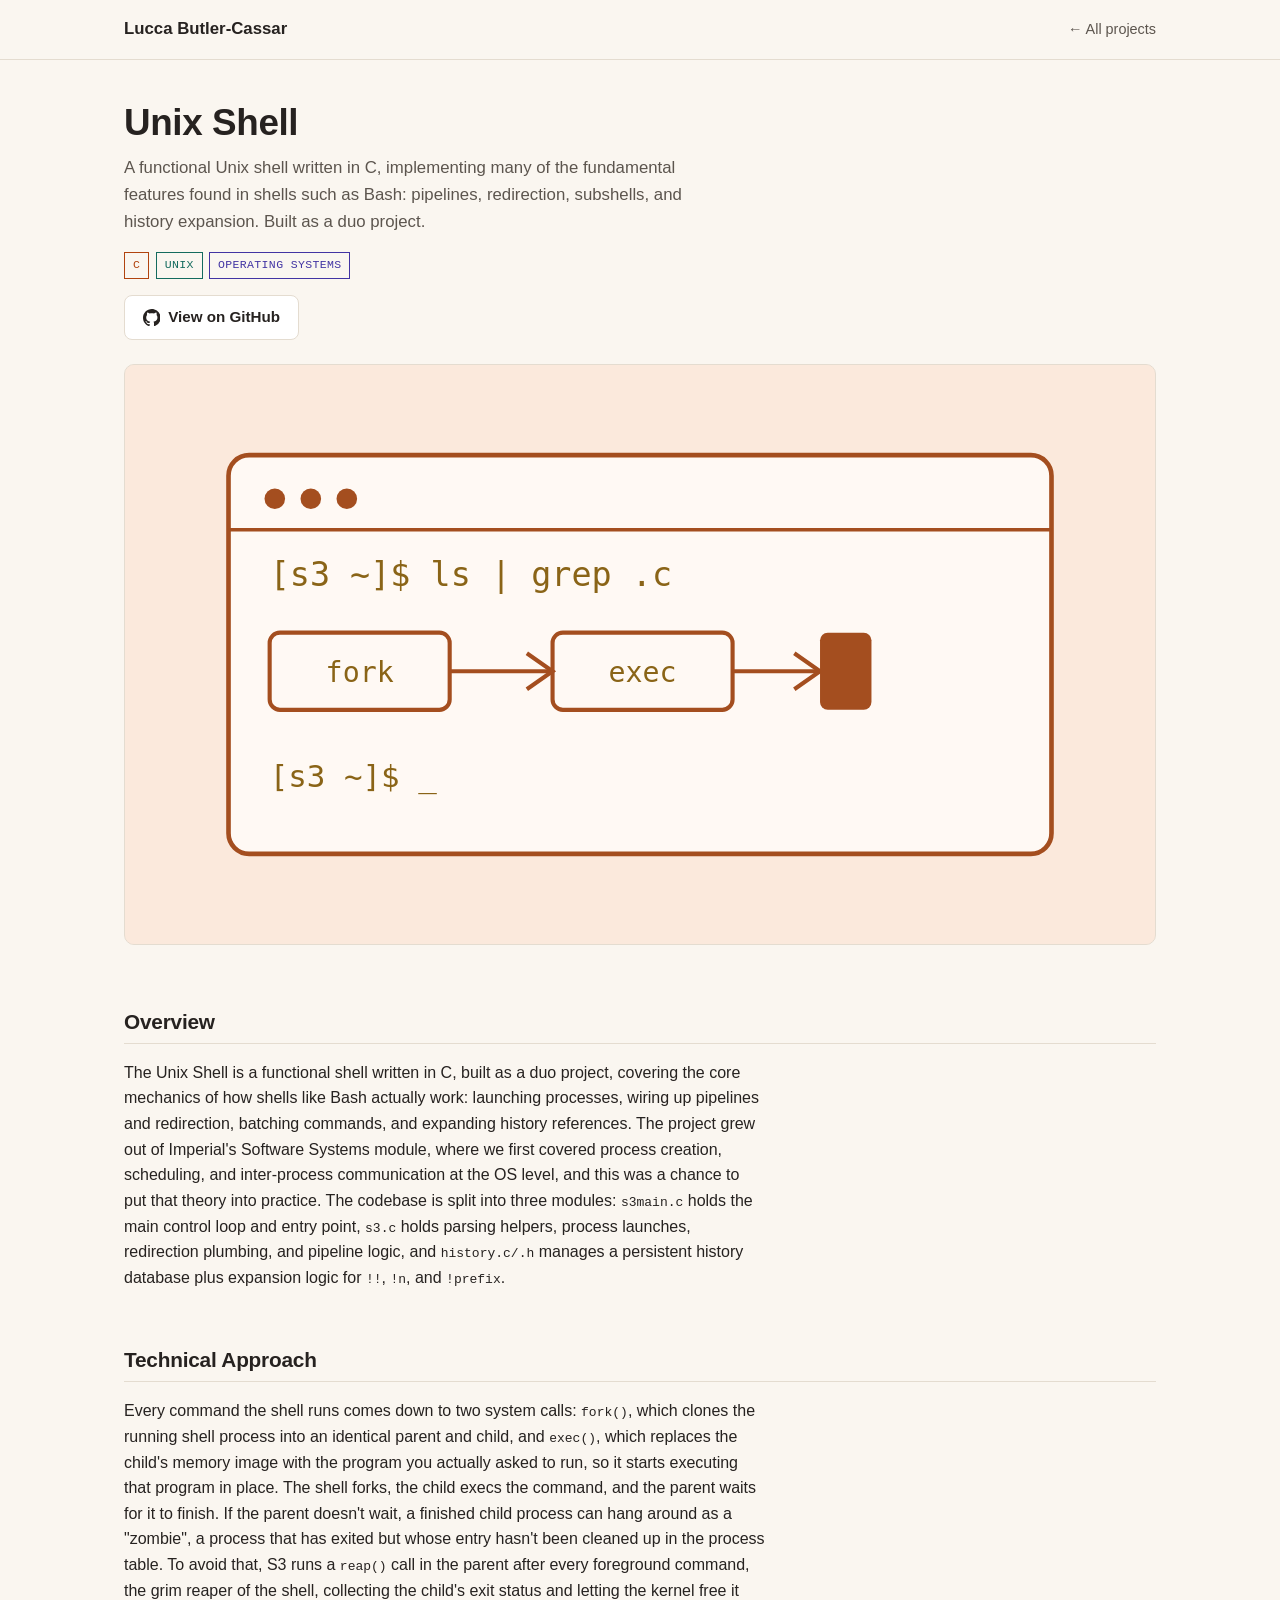
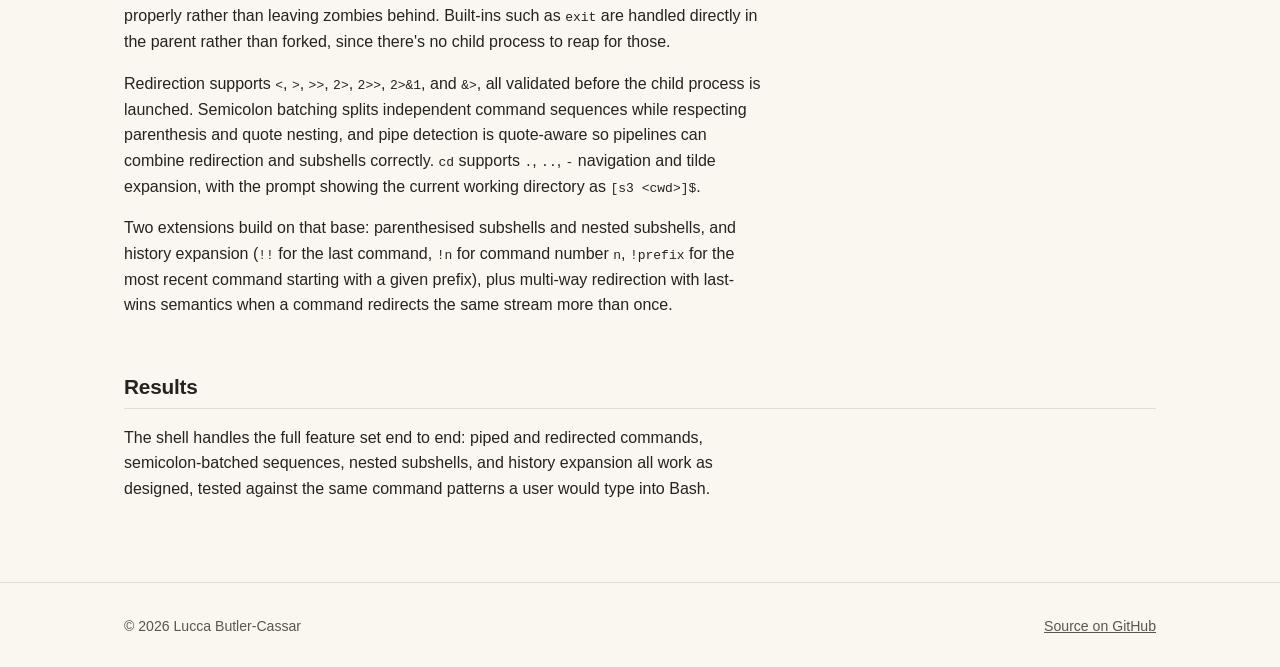
<file: projects/shell.html>
<!doctype html>
<html lang="en">
<head>
  <meta charset="UTF-8" />
  <meta name="viewport" content="width=device-width, initial-scale=1.0" />
  <title>Unix Shell - Lucca Butler-Cassar</title>
  <meta name="description" content="A functional Unix shell in C implementing pipelines, redirection, subshells, and history expansion." />
  <link rel="icon" href="../assets/images/avatar-chip.svg" type="image/svg+xml" />
  <link rel="stylesheet" href="../style.css" />
</head>
<body>
  <header class="site-header">
    <div class="container">
      <a class="site-header__brand" href="../index.html">Lucca Butler-Cassar</a>
      <a class="breadcrumb" href="../index.html">&larr; All projects</a>
    </div>
  </header>

  <main>
    <section class="project-hero container">
      <h1 class="project-hero__title">Unix Shell</h1>
      <p class="project-hero__summary">
        A functional Unix shell written in C, implementing many of the fundamental features found
        in shells such as Bash: pipelines, redirection, subshells, and history expansion. Built as
        a duo project.
      </p>
      <div class="tag-row">
        <span class="tag tag--lang">C</span>
        <span class="tag tag--platform">Unix</span>
        <span class="tag tag--domain">Operating Systems</span>
      </div>
      <div class="project-actions">
        <a class="btn btn--secondary" href="https://github.com/lb1224-icl/Shell-Implementation" target="_blank" rel="noopener noreferrer">
          <svg viewBox="0 0 16 16" aria-hidden="true" fill="currentColor"><path d="M8 0C3.58 0 0 3.58 0 8c0 3.54 2.29 6.53 5.47 7.59.4.07.55-.17.55-.38 0-.19-.01-.82-.01-1.49-2.01.37-2.53-.49-2.69-.94-.09-.23-.48-.94-.82-1.13-.28-.15-.68-.52-.01-.53.63-.01 1.08.58 1.23.82.72 1.21 1.87.87 2.33.66.07-.52.28-.87.51-1.07-1.78-.2-3.64-.89-3.64-3.95 0-.87.31-1.59.82-2.15-.08-.2-.36-1.02.08-2.12 0 0 .67-.21 2.2.82.64-.18 1.32-.27 2-.27.68 0 1.36.09 2 .27 1.53-1.04 2.2-.82 2.2-.82.44 1.1.16 1.92.08 2.12.51.56.82 1.27.82 2.15 0 3.07-1.87 3.75-3.65 3.95.29.25.54.73.54 1.48 0 1.07-.01 1.93-.01 2.2 0 .21.15.46.55.38A8.01 8.01 0 0 0 16 8c0-4.42-3.58-8-8-8Z"/></svg>
          View on GitHub
        </a>
      </div>

      <div class="project-media">
        <img src="../assets/images/thumb-shell.svg" alt="Diagram of a terminal window showing a shell prompt, a piped command, and a fork/exec process tree" width="400" height="225" />
      </div>
    </section>

    <section class="project-body container">
      <section aria-labelledby="overview-heading">
        <h2 id="overview-heading">Overview</h2>
        <p>
          The Unix Shell is a functional shell written in C, built as a duo project, covering the core
          mechanics of how shells like Bash actually work: launching processes, wiring up
          pipelines and redirection, batching commands, and expanding history references. The
          project grew out of Imperial's Software Systems module, where we first covered process
          creation, scheduling, and inter-process communication at the OS level, and this was a
          chance to put that theory into practice. The codebase is split into three modules: <code>s3main.c</code> holds the main
          control loop and entry point, <code>s3.c</code> holds parsing helpers, process launches,
          redirection plumbing, and pipeline logic, and <code>history.c/.h</code> manages a
          persistent history database plus expansion logic for <code>!!</code>, <code>!n</code>,
          and <code>!prefix</code>.
        </p>
      </section>

      <section aria-labelledby="approach-heading">
        <h2 id="approach-heading">Technical Approach</h2>
        <p>
          Every command the shell runs comes down to two system calls: <code>fork()</code>, which
          clones the running shell process into an identical parent and child, and
          <code>exec()</code>, which replaces the child's memory image with the program you
          actually asked to run, so it starts executing that program in place. The shell forks,
          the child execs the command, and the parent waits for it to finish. If the parent
          doesn't wait, a finished child process can hang around as a "zombie", a process that has
          exited but whose entry hasn't been cleaned up in the process table. To avoid that, S3
          runs a <code>reap()</code> call in the parent after every foreground command, the grim
          reaper of the shell, collecting the child's exit status and letting the kernel free it
          properly rather than leaving zombies behind. Built-ins such as <code>exit</code> are handled 
          directly in the parent rather than forked, since there's no child process to reap for those. 
        </p>
        <p>
          Redirection supports <code>&lt;</code>, <code>&gt;</code>, <code>&gt;&gt;</code>,
          <code>2&gt;</code>, <code>2&gt;&gt;</code>, <code>2&gt;&amp;1</code>, and
          <code>&amp;&gt;</code>, all validated before the child process is launched. Semicolon
          batching splits independent command sequences while respecting parenthesis and quote
          nesting, and pipe detection is quote-aware so pipelines can combine redirection and
          subshells correctly. <code>cd</code> supports <code>.</code>, <code>..</code>,
          <code>-</code> navigation and tilde expansion, with the prompt showing the current
          working directory as <code>[s3 &lt;cwd&gt;]$</code>.
        </p>
        <p>
          Two extensions build on that base: parenthesised subshells and nested subshells, and
          history expansion (<code>!!</code> for the last command, <code>!n</code> for command
          number <code>n</code>, <code>!prefix</code> for the most recent command starting with a
          given prefix), plus multi-way redirection with last-wins semantics when a command
          redirects the same stream more than once.
        </p>
      </section>

      <section aria-labelledby="results-heading">
        <h2 id="results-heading">Results</h2>
        <p>
          The shell handles the full feature set end to end: piped and redirected commands,
          semicolon-batched sequences, nested subshells, and history expansion all work as
          designed, tested against the same command patterns a user would type into Bash.
        </p>
      </section>
    </section>
  </main>

  <footer class="site-footer">
    <div class="container">
      <span>&copy; 2026 Lucca Butler-Cassar</span>
      <span><a href="https://github.com/lb1224-icl/portfolio" target="_blank" rel="noopener noreferrer">Source on GitHub</a></span>
    </div>
  </footer>
</body>
</html>
</file>
<file: style.css>
/* ---------- Design tokens ---------- */
:root {
  --bg: #faf6f0;
  --bg-raised: #ffffff;
  --text: #262220;
  --text-muted: #5c554e;
  --border: #e4dcd0;
  --accent: #c9622a;
  --accent-dark: #a44e1f;
  --accent-tint: #fbe9dc;
  --focus-ring: #a44e1f;

  --tag-lang-text: #b1440f;
  --tag-platform-text: #146b5e;
  --tag-domain-text: #4234a3;
  --tag-status-text: #92650a;

  --font-body: -apple-system, BlinkMacSystemFont, "Segoe UI", Roboto, Helvetica, Arial, sans-serif;
  --font-mono: "SFMono-Regular", Consolas, "Liberation Mono", Menlo, monospace;

  --radius: 10px;
  --max-width: 1080px;
}

@media (prefers-color-scheme: dark) {
  :root {
    --bg: #1b1815;
    --bg-raised: #242019;
    --text: #f2ece3;
    --text-muted: #b8afa3;
    --border: #3a342c;
    --accent: #e8955a;
    --accent-dark: #f0ac7c;
    --accent-tint: #3a2a1c;

    --tag-lang-text: #ef9c68;
    --tag-platform-text: #7fd4c3;
    --tag-domain-text: #b3a4f0;
    --tag-status-text: #f0c563;
  }
}

/* ---------- Reset ---------- */
* {
  box-sizing: border-box;
}

html {
  -webkit-text-size-adjust: 100%;
}

body {
  margin: 0;
  background: var(--bg);
  color: var(--text);
  font-family: var(--font-body);
  line-height: 1.6;
  overflow-x: hidden;
}

img,
svg {
  max-width: 100%;
  display: block;
}

a {
  color: var(--accent-dark);
}

a:focus-visible,
button:focus-visible {
  outline: 3px solid var(--focus-ring);
  outline-offset: 2px;
}

h1,
h2,
h3 {
  line-height: 1.25;
  letter-spacing: -0.01em;
}

.container {
  max-width: var(--max-width);
  margin-inline: auto;
  padding-inline: 1.5rem;
}

/* ---------- Site header ---------- */
.site-header {
  border-bottom: 1px solid var(--border);
  padding-block: 1rem;
  position: sticky;
  top: 0;
  z-index: 10;
  background: var(--bg);
}

.site-header .container {
  display: flex;
  align-items: center;
  justify-content: space-between;
  gap: 1rem;
}

.site-header__brand {
  font-weight: 700;
  font-size: 1.05rem;
  text-decoration: none;
  color: var(--text);
}

.site-header__brand:hover {
  color: var(--accent-dark);
}

.breadcrumb {
  font-size: 0.9rem;
  color: var(--text-muted);
  text-decoration: none;
}

.breadcrumb:hover {
  color: var(--accent-dark);
}

/* ---------- Bio / hero section ---------- */
.hero {
  padding-block: 3rem 2.5rem;
}

.hero__layout {
  display: flex;
  align-items: center;
  gap: 2.5rem;
  flex-wrap: wrap;
}

.hero__text {
  flex: 1 1 380px;
  min-width: 0;
}

.hero__graphic {
  flex: 0 0 auto;
  width: 160px;
  height: 160px;
}

.hero__eyebrow {
  font-family: var(--font-mono);
  font-size: 0.85rem;
  text-transform: uppercase;
  letter-spacing: 0.08em;
  color: var(--accent-dark);
  margin: 0 0 0.5rem;
}

.hero__name {
  font-size: clamp(1.9rem, 4vw, 2.6rem);
  margin: 0 0 0.5rem;
}

.hero__role {
  font-size: 1.1rem;
  color: var(--text-muted);
  margin: 0 0 1.25rem;
  max-width: 55ch;
}

.hero__links {
  display: flex;
  flex-wrap: wrap;
  gap: 0.75rem;
}

.hero__link {
  display: inline-flex;
  align-items: center;
  gap: 0.4rem;
  padding: 0.5rem 0.9rem;
  border: 1px solid var(--border);
  border-radius: 999px;
  text-decoration: none;
  color: var(--text);
  font-size: 0.92rem;
  background: var(--bg-raised);
  transition: border-color 0.15s ease, color 0.15s ease;
}

.hero__link:hover {
  border-color: var(--accent);
  color: var(--accent-dark);
}

.hero__link svg {
  width: 1.05rem;
  height: 1.05rem;
  flex: none;
}

/* ---------- Project grid ---------- */
.section-heading {
  font-size: 1.4rem;
  margin: 0 0 1.25rem;
}

.project-grid {
  display: grid;
  grid-template-columns: repeat(auto-fill, minmax(260px, 1fr));
  gap: 1.5rem;
  padding-bottom: 3rem;
}

.project-card {
  display: flex;
  flex-direction: column;
  background: var(--bg-raised);
  border: 1px solid var(--border);
  border-radius: var(--radius);
  overflow: hidden;
  text-decoration: none;
  color: var(--text);
  transition: transform 0.15s ease, box-shadow 0.15s ease, border-color 0.15s ease;
}

.project-card:hover,
.project-card:focus-visible {
  transform: translateY(-3px);
  box-shadow: 0 8px 24px rgba(60, 40, 20, 0.1);
  border-color: var(--accent);
}

.project-card--in-progress {
  opacity: 0.72;
  border-color: var(--tag-status-text);
}

.project-card--in-progress:hover,
.project-card--in-progress:focus-visible {
  opacity: 0.92;
  border-color: var(--tag-status-text);
}

.project-card__thumb {
  aspect-ratio: 16 / 9;
  background: var(--accent-tint);
  display: flex;
  align-items: center;
  justify-content: center;
  overflow: hidden;
}

.project-card__thumb svg {
  width: 100%;
  height: 100%;
}

.project-card__body {
  padding: 1.1rem 1.25rem 1.25rem;
  display: flex;
  flex-direction: column;
  gap: 0.6rem;
  flex: 1;
}

.project-card__title {
  font-size: 1.1rem;
  margin: 0;
}

.project-card__summary {
  color: var(--text-muted);
  font-size: 0.94rem;
  margin: 0;
  flex: 1;
}

.tag-row {
  display: flex;
  flex-wrap: wrap;
  gap: 0.4rem;
  margin-top: 0.2rem;
}

.tag {
  display: inline-block;
  font-family: var(--font-mono);
  font-size: 0.72rem;
  text-transform: uppercase;
  letter-spacing: 0.03em;
  padding: 0.2rem 0.5rem;
  border: 1px solid currentColor;
  border-radius: 0;
  white-space: nowrap;
  background: transparent;
}

.tag--lang {
  color: var(--tag-lang-text);
}

.tag--platform {
  color: var(--tag-platform-text);
}

.tag--domain {
  color: var(--tag-domain-text);
}

.tag--status {
  color: var(--tag-status-text);
}

/* ---------- Project detail page ---------- */
.project-hero {
  padding-block: 2.5rem 1.5rem;
}

.project-hero__title {
  font-size: clamp(1.7rem, 4vw, 2.3rem);
  margin: 0 0 0.6rem;
}

.project-hero__summary {
  color: var(--text-muted);
  font-size: 1.05rem;
  max-width: 65ch;
  margin: 0 0 1rem;
}

.project-actions {
  display: flex;
  flex-wrap: wrap;
  gap: 0.75rem;
  margin-top: 1rem;
}

.btn {
  display: inline-flex;
  align-items: center;
  gap: 0.5rem;
  padding: 0.6rem 1.1rem;
  border-radius: 8px;
  text-decoration: none;
  font-size: 0.95rem;
  font-weight: 600;
  border: 1px solid transparent;
}

.btn--primary {
  background: var(--accent);
  color: #fff9f4;
}

.btn--primary:hover {
  background: var(--accent-dark);
}

.btn--secondary {
  border-color: var(--border);
  color: var(--text);
  background: var(--bg-raised);
}

.btn--secondary:hover {
  border-color: var(--accent);
  color: var(--accent-dark);
}

.btn svg {
  width: 1.1rem;
  height: 1.1rem;
}

.project-media {
  aspect-ratio: 16 / 9;
  background: var(--accent-tint);
  border-radius: var(--radius);
  border: 1px solid var(--border);
  display: flex;
  align-items: center;
  justify-content: center;
  margin-block: 1.5rem 2.5rem;
  overflow: hidden;
}

.project-media svg,
.project-media img {
  width: 100%;
  height: 100%;
  object-fit: contain;
}

.project-media--placeholder {
  flex-direction: column;
  gap: 0.5rem;
  color: var(--text-muted);
  font-size: 0.9rem;
}

.project-media--icon {
  aspect-ratio: 480 / 300;
}

.project-media--icon img {
  width: 100%;
  height: 100%;
  object-fit: contain;
}

/* ---------- Photo gallery ---------- */
.gallery {
  margin-block: 1.5rem 2.5rem;
}

.gallery-grid {
  display: grid;
  grid-template-columns: repeat(auto-fill, minmax(180px, 1fr));
  gap: 0.75rem;
}

.gallery-grid__item {
  position: relative;
  aspect-ratio: 4 / 3;
  border: 1px solid var(--border);
  border-radius: var(--radius);
  overflow: hidden;
  padding: 0;
  background: var(--accent-tint);
  cursor: zoom-in;
}

.gallery-grid__item img,
.gallery-grid__item video {
  width: 100%;
  height: 100%;
  object-fit: cover;
  transition: transform 0.15s ease;
}

.gallery-grid__item:hover img,
.gallery-grid__item:focus-visible img,
.gallery-grid__item:hover video,
.gallery-grid__item:focus-visible video {
  transform: scale(1.04);
}

.gallery-grid__play {
  position: absolute;
  inset: 0;
  display: flex;
  align-items: center;
  justify-content: center;
  background: rgba(20, 16, 12, 0.25);
  pointer-events: none;
}

.gallery-grid__play svg {
  width: 2.75rem;
  height: 2.75rem;
  color: #f2ece3;
  filter: drop-shadow(0 1px 3px rgba(0, 0, 0, 0.5));
}

.lightbox {
  position: fixed;
  inset: 0;
  background: rgba(20, 16, 12, 0.92);
  display: none;
  align-items: center;
  justify-content: center;
  z-index: 100;
  padding: 1.5rem;
}

.lightbox.is-open {
  display: flex;
}

.lightbox__figure {
  max-width: min(90vw, 1100px);
  max-height: 85vh;
  display: flex;
  flex-direction: column;
  align-items: center;
  gap: 0.75rem;
}

.lightbox__img,
.lightbox__video {
  max-width: 100%;
  max-height: 75vh;
  border-radius: 6px;
  display: block;
}

.lightbox__video {
  display: none;
  background: #000;
}

.lightbox__caption {
  color: #f2ece3;
  font-size: 0.85rem;
  text-align: center;
}

.lightbox__close,
.lightbox__nav {
  position: absolute;
  background: transparent;
  border: 1px solid rgba(242, 236, 227, 0.4);
  color: #f2ece3;
  cursor: pointer;
  display: flex;
  align-items: center;
  justify-content: center;
  border-radius: 999px;
}

.lightbox__close {
  top: 1.25rem;
  right: 1.25rem;
  width: 2.25rem;
  height: 2.25rem;
}

.lightbox__nav {
  top: 50%;
  transform: translateY(-50%);
  width: 2.75rem;
  height: 2.75rem;
}

.lightbox__nav--prev {
  left: 1rem;
}

.lightbox__nav--next {
  right: 1rem;
}

.lightbox__close:hover,
.lightbox__nav:hover,
.lightbox__close:focus-visible,
.lightbox__nav:focus-visible {
  border-color: var(--accent);
  color: var(--accent);
}

.lightbox__close svg,
.lightbox__nav svg {
  width: 1.2rem;
  height: 1.2rem;
}

.project-body {
  display: grid;
  gap: 2.5rem;
  padding-bottom: 4rem;
}

.project-body section h2 {
  font-size: 1.3rem;
  border-bottom: 1px solid var(--border);
  padding-bottom: 0.5rem;
  margin: 0 0 1rem;
}

.project-body section h3 {
  font-size: 1.05rem;
  margin: 1.75rem 0 0.75rem;
}

.project-body section h3:first-of-type {
  margin-top: 0;
}

.project-body section p {
  margin: 0 0 1rem;
  max-width: 72ch;
}

.project-body section ul {
  max-width: 72ch;
  padding-left: 1.2rem;
}

.project-body section li {
  margin-bottom: 0.4rem;
}

.project-inline-figure {
  margin: 1.5rem 0;
  max-width: 72ch;
}

.project-inline-figure img {
  width: 100%;
  max-width: 320px;
  border-radius: var(--radius);
  border: 1px solid var(--border);
  display: block;
}

.project-inline-figure figcaption {
  margin-top: 0.5rem;
  font-size: 0.85rem;
  color: var(--text-muted);
}

.status-banner {
  display: inline-flex;
  align-items: center;
  gap: 0.5rem;
  background: transparent;
  color: var(--tag-status-text);
  border: 1px solid var(--tag-status-text);
  border-radius: 0;
  padding: 0.6rem 1rem;
  font-size: 0.9rem;
  font-weight: 700;
  margin-bottom: 1.5rem;
}

/* ---------- Featured projects ---------- */
.featured-grid {
  display: grid;
  grid-template-columns: repeat(auto-fill, minmax(320px, 1fr));
  gap: 1.5rem;
  padding-bottom: 2.5rem;
}

.featured-grid .project-card__thumb {
  aspect-ratio: 21 / 9;
}

.featured-grid .project-card__title {
  font-size: 1.25rem;
}

.section-subheading {
  font-family: var(--font-mono);
  font-size: 0.85rem;
  text-transform: uppercase;
  letter-spacing: 0.08em;
  color: var(--accent-dark);
  margin: 0 0 1rem;
}

/* ---------- Footer ---------- */
.site-footer {
  border-top: 1px solid var(--border);
  padding-block: 2rem;
  color: var(--text-muted);
  font-size: 0.88rem;
}

.site-footer .container {
  display: flex;
  flex-wrap: wrap;
  gap: 0.75rem 1.5rem;
  justify-content: space-between;
}

.site-footer a {
  color: var(--text-muted);
}

.site-footer a:hover {
  color: var(--accent-dark);
}

/* ---------- Responsive ---------- */
@media (max-width: 640px) {
  .hero__layout {
    flex-direction: column-reverse;
    align-items: flex-start;
    gap: 1.5rem;
  }

  .hero__graphic {
    width: 110px;
    height: 110px;
  }

  .site-header .container {
    flex-wrap: wrap;
  }
}

/* ---------- Reduced motion ---------- */
@media (prefers-reduced-motion: reduce) {
  .project-card {
    transition: none;
  }
}
</file>
